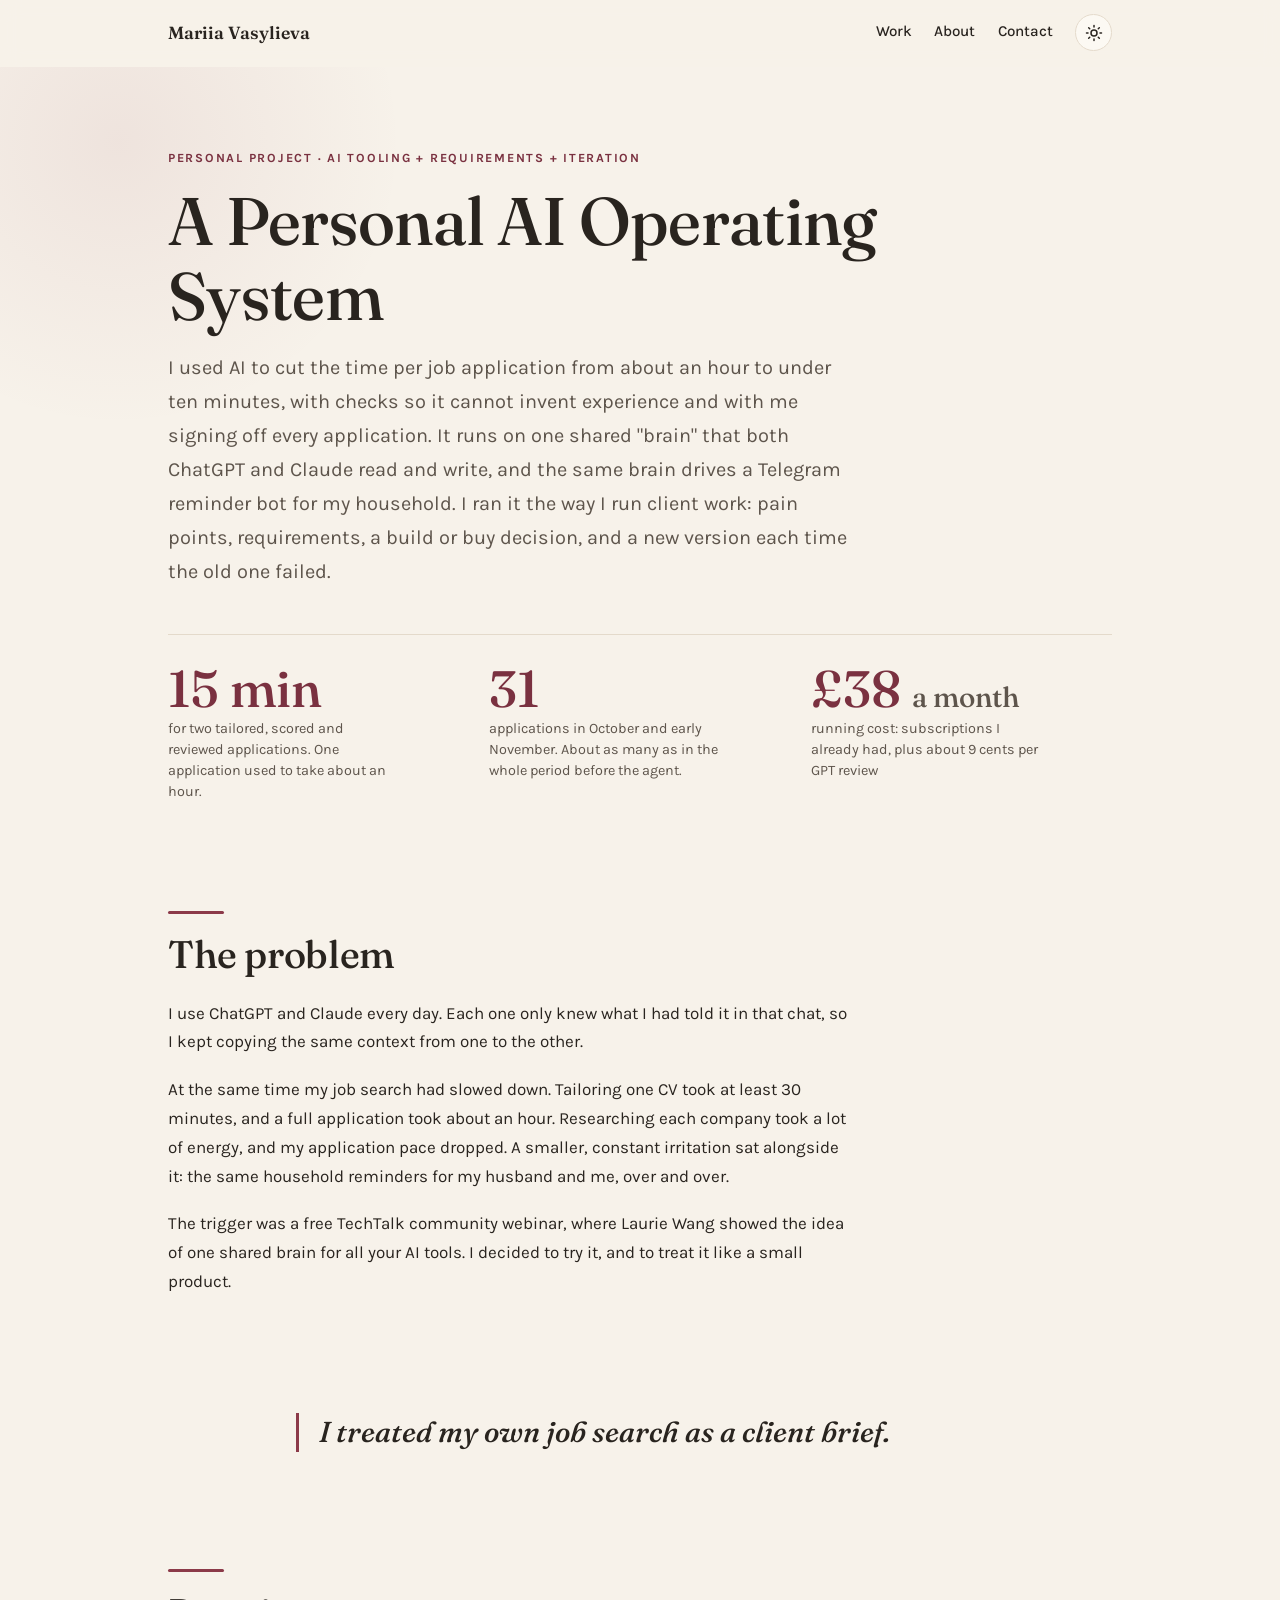
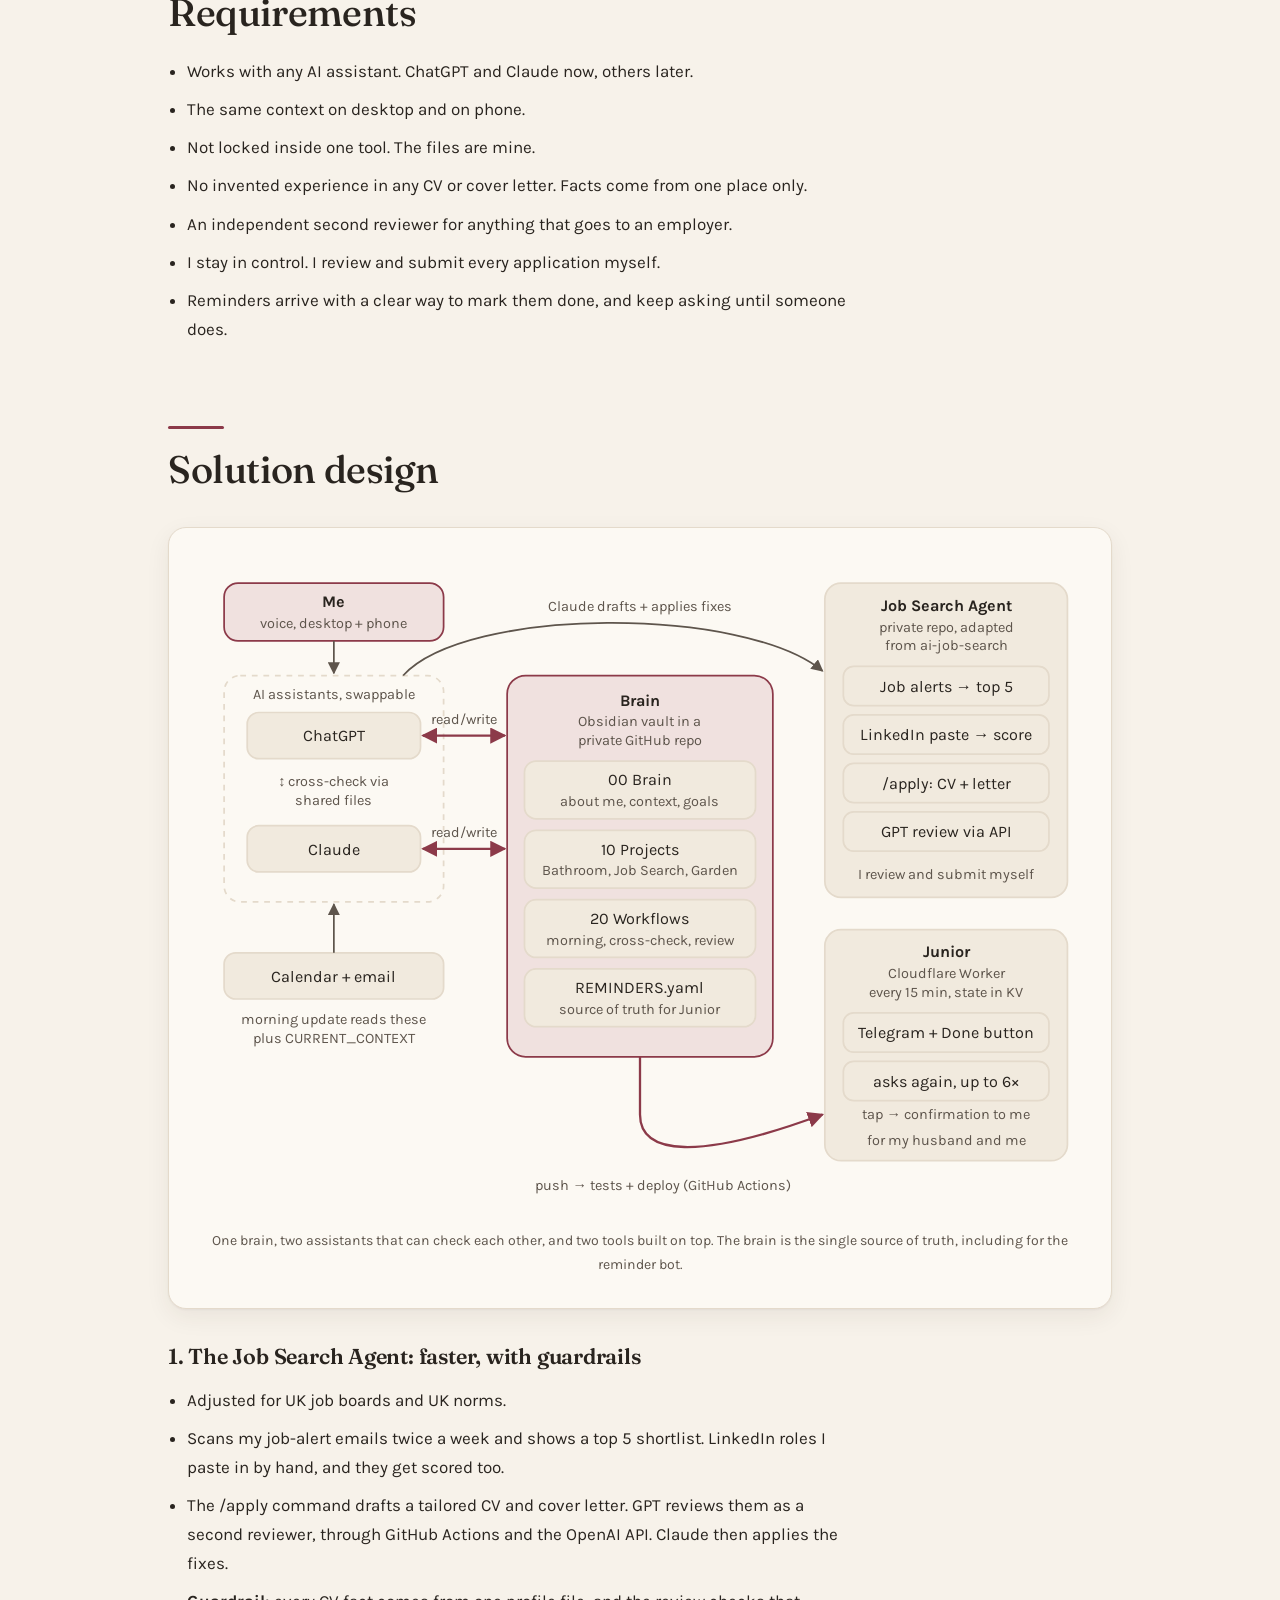
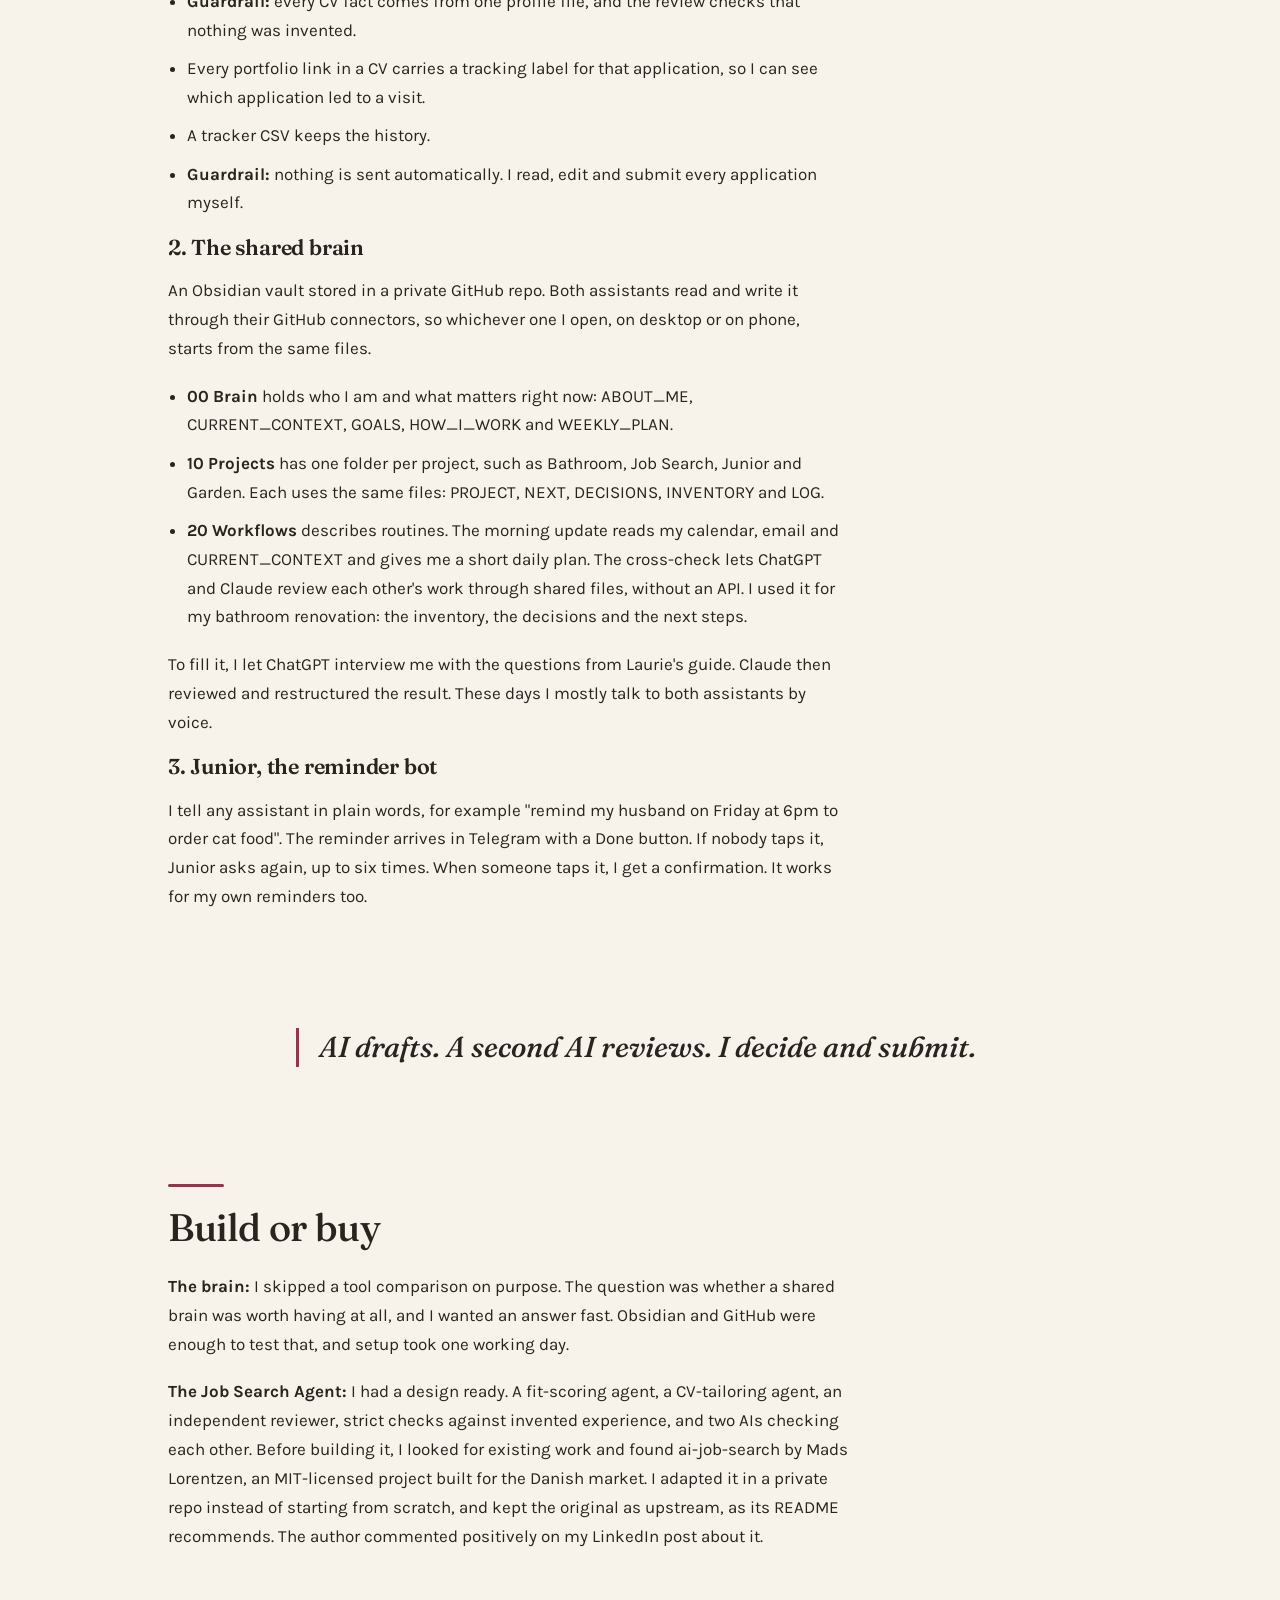
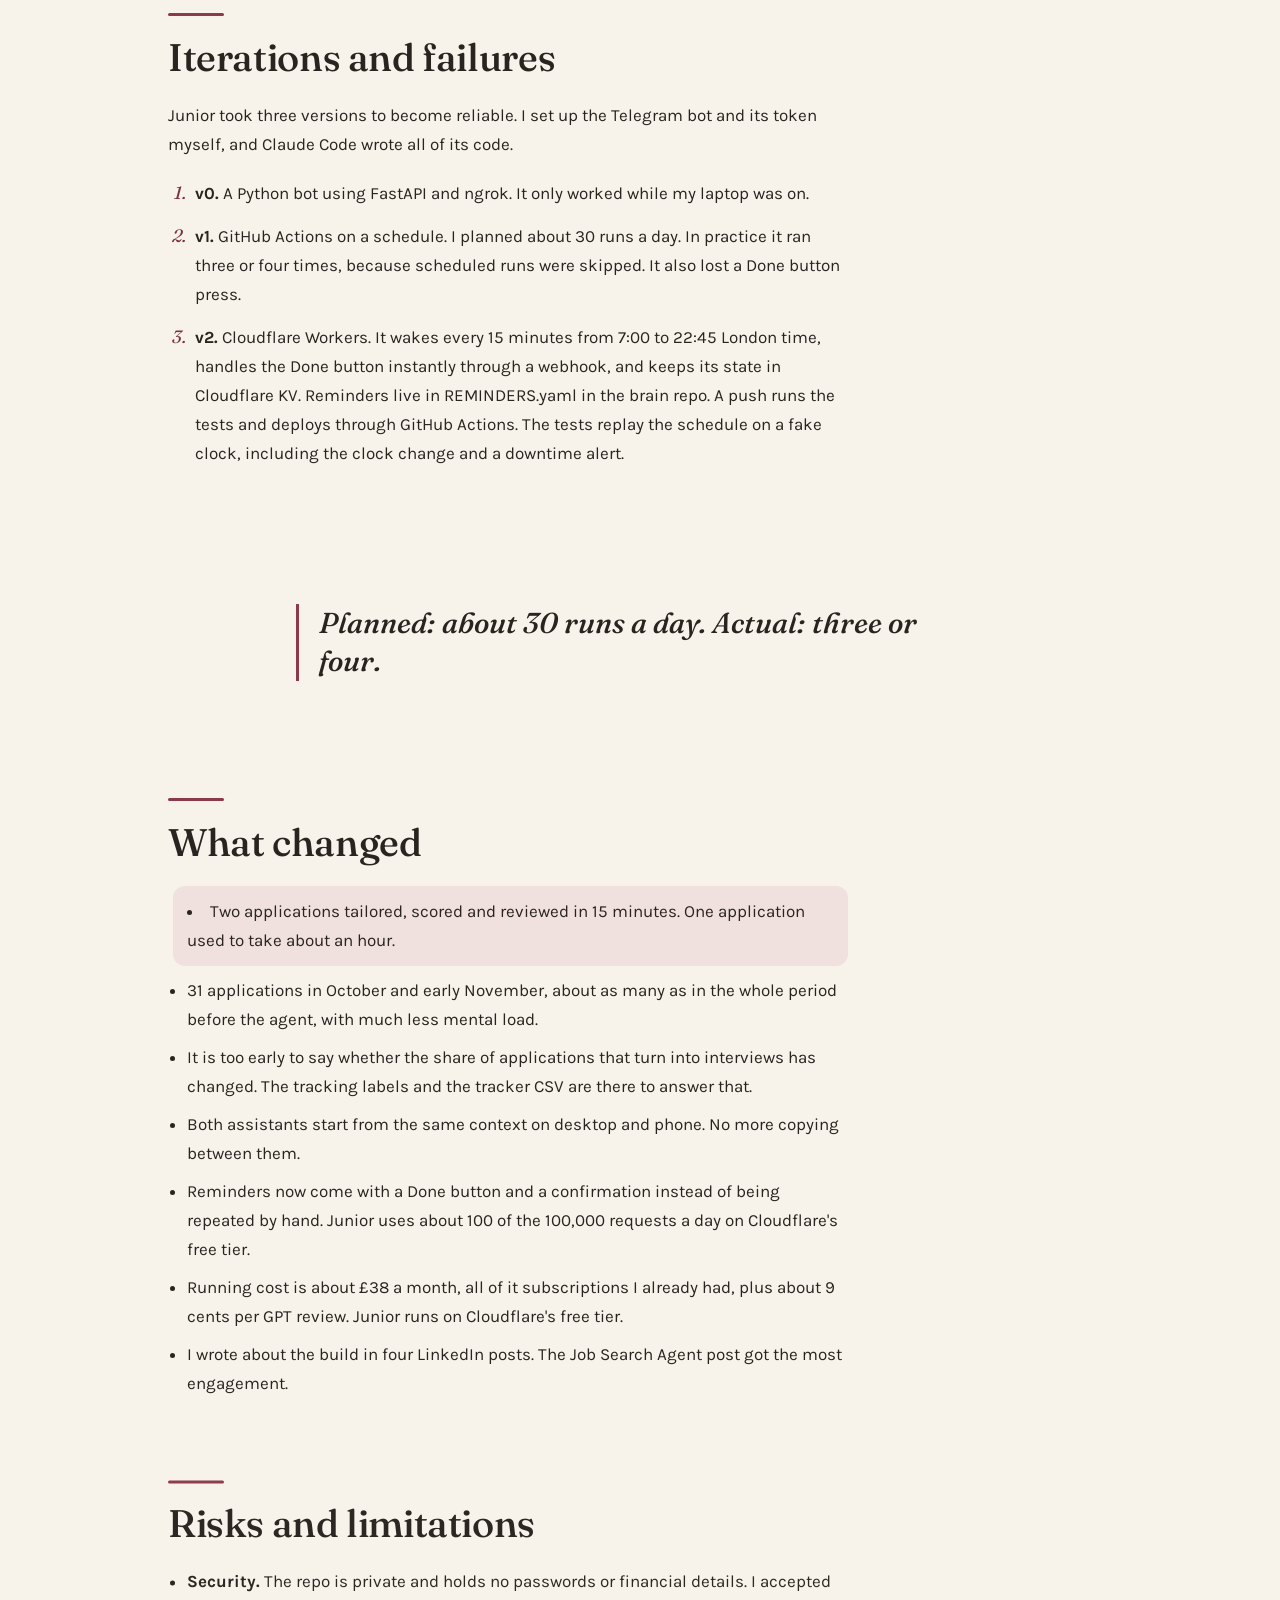
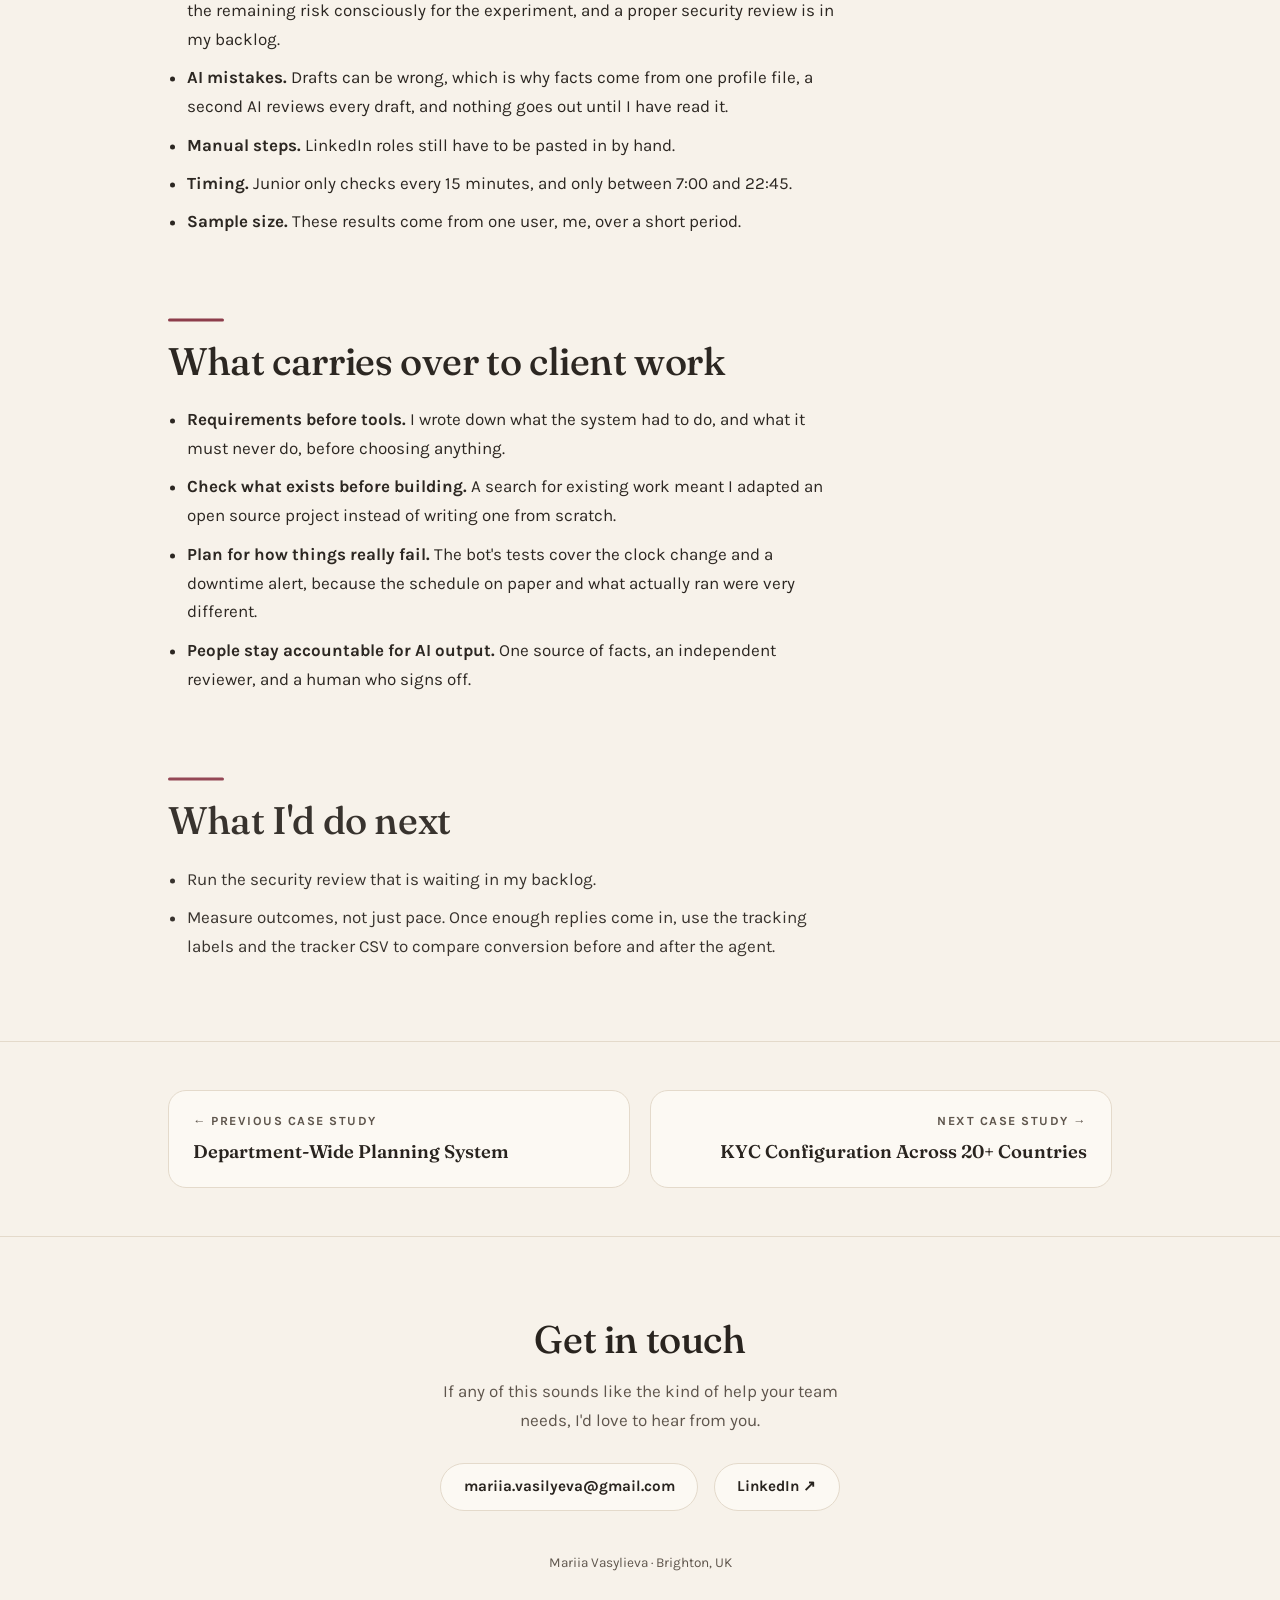
<file: ai-operating-system/index.html>
<!DOCTYPE html>
<html lang="en">
<head>
<meta charset="UTF-8">
<meta name="viewport" content="width=device-width, initial-scale=1.0">
<title>A Personal AI Operating System · Mariia Vasylieva</title>
<meta name="description" content="Case study: a personal AI system on one shared brain for ChatGPT and Claude. Time per job application fell from about an hour to under ten minutes.">
<link rel="preconnect" href="https://fonts.googleapis.com">
<link rel="preconnect" href="https://fonts.gstatic.com" crossorigin>
<link href="https://fonts.googleapis.com/css2?family=Fraunces:ital,opsz,wght@0,9..144,400;0,9..144,500;0,9..144,600;1,9..144,400;1,9..144,500&family=Karla:ital,wght@0,400;0,500;0,700;1,400&display=swap" rel="stylesheet">
<link rel="stylesheet" href="../styles.css">
<script>
(function () {
  try {
    var t = localStorage.getItem('theme');
    if (t === 'dark' || (!t && window.matchMedia('(prefers-color-scheme: dark)').matches)) {
      document.documentElement.setAttribute('data-theme', 'dark');
    }
  } catch (e) {}
})();
</script>
<!-- Analytics. Add your GoatCounter code in js/analytics.js to switch it on. -->
<script src="../js/analytics.js" defer></script>
</head>
<body>
<a class="skip-link" href="#main">Skip to content</a>

<header class="site-header">
  <nav class="nav" aria-label="Main">
    <a class="nav-name" href="../">Mariia&nbsp;Vasylieva</a>
    <div class="nav-links">
      <a href="../#work">Work</a>
      <a href="../#about">About</a>
      <a href="#contact">Contact</a>
      <button class="theme-toggle" id="theme-toggle" type="button" aria-label="Switch to dark mode">
        <svg class="icon-sun" width="18" height="18" viewBox="0 0 24 24" fill="none" stroke="currentColor" stroke-width="2" stroke-linecap="round" aria-hidden="true"><circle cx="12" cy="12" r="4"/><path d="M12 2v2M12 20v2M4.9 4.9l1.4 1.4M17.7 17.7l1.4 1.4M2 12h2M20 12h2M4.9 19.1l1.4-1.4M17.7 6.3l1.4-1.4"/></svg>
        <svg class="icon-moon" width="18" height="18" viewBox="0 0 24 24" fill="none" stroke="currentColor" stroke-width="2" stroke-linecap="round" stroke-linejoin="round" aria-hidden="true"><path d="M21 12.8A9 9 0 1 1 11.2 3a7 7 0 0 0 9.8 9.8z"/></svg>
      </button>
    </div>
  </nav>
</header>

<main id="main">

<section class="case-hero">
  <div class="container" data-stagger>
    <p class="eyebrow">Personal project · AI tooling + requirements + iteration</p>
    <h1>A Personal AI Operating System</h1>
    <p class="case-lede">I used AI to cut the time per job application from about an hour to under ten minutes, with checks so it cannot invent experience and with me signing off every application. It runs on one shared "brain" that both ChatGPT and Claude read and write, and the same brain drives a Telegram reminder bot for my household. I ran it the way I run client work: pain points, requirements, a build or buy decision, and a new version each time the old one failed.</p>
    <div class="glance">
      <div class="stat">
        <span class="stat-number"><span data-count-to="15">15</span> min</span>
        <span class="stat-label">for two tailored, scored and reviewed applications. One application used to take about an hour.</span>
      </div>
      <div class="stat">
        <span class="stat-number"><span data-count-to="31">31</span></span>
        <span class="stat-label">applications in October and early November. About as many as in the whole period before the agent.</span>
      </div>
      <div class="stat">
        <span class="stat-number">£38 <span class="stat-small">a month</span></span>
        <span class="stat-label">running cost: subscriptions I already had, plus about 9 cents per GPT review</span>
      </div>
    </div>
  </div>
</section>

<section class="narrative reveal">
  <div class="container">
    <h2>The problem</h2>
    <div class="prose">
      <p>I use ChatGPT and Claude every day. Each one only knew what I had told it in that chat, so I kept copying the same context from one to the other.</p>
      <p>At the same time my job search had slowed down. Tailoring one CV took at least 30 minutes, and a full application took about an hour. Researching each company took a lot of energy, and my application pace dropped. A smaller, constant irritation sat alongside it: the same household reminders for my husband and me, over and over.</p>
      <p>The trigger was a free TechTalk community webinar, where Laurie Wang showed the idea of one shared brain for all your AI tools. I decided to try it, and to treat it like a small product.</p>
    </div>
  </div>
</section>

<aside class="pull reveal">
  <p>I treated my own job search as a client brief.</p>
</aside>

<section class="narrative reveal">
  <div class="container">
    <h2>Requirements</h2>
    <div class="prose">
      <ul>
        <li>Works with any AI assistant. ChatGPT and Claude now, others later.</li>
        <li>The same context on desktop and on phone.</li>
        <li>Not locked inside one tool. The files are mine.</li>
        <li>No invented experience in any CV or cover letter. Facts come from one place only.</li>
        <li>An independent second reviewer for anything that goes to an employer.</li>
        <li>I stay in control. I review and submit every application myself.</li>
        <li>Reminders arrive with a clear way to mark them done, and keep asking until someone does.</li>
      </ul>
    </div>
  </div>
</section>

<section class="narrative reveal">
  <div class="container">
    <h2>Solution design</h2>

    <figure class="diagram-figure">
      <svg class="diag" viewBox="0 0 760 565" role="img" aria-label="System diagram. I talk by voice to ChatGPT and Claude. Both read and write the brain, a private GitHub repo with Brain, Projects and Workflows folders and a REMINDERS file. A morning update reads my calendar and email. Claude runs the Job Search Agent, which scans job alerts, scores LinkedIn roles, drafts a CV and cover letter, and gets a GPT review; I review and submit. A push to the REMINDERS file runs tests and deploys Junior, a Cloudflare Worker that sends Telegram reminders with a Done button.">
        <defs>
          <marker id="ah" viewBox="0 0 10 10" refX="9" refY="5" markerWidth="7" markerHeight="7" orient="auto-start-reverse">
            <path d="M0 0 L10 5 L0 10 z" style="fill: var(--muted)"/>
          </marker>
          <marker id="aha" viewBox="0 0 10 10" refX="9" refY="5" markerWidth="7" markerHeight="7" orient="auto-start-reverse">
            <path d="M0 0 L10 5 L0 10 z" style="fill: var(--accent)"/>
          </marker>
        </defs>

        <!-- Me -->
        <rect class="node node--accent" x="20" y="20" width="190" height="50" rx="12"/>
        <text class="t-strong" x="115" y="41" text-anchor="middle">Me</text>
        <text class="t-muted" x="115" y="59" text-anchor="middle">voice, desktop + phone</text>
        <path class="edge" d="M115 70 L115 98" marker-end="url(#ah)"/>

        <!-- AI assistants -->
        <rect class="node" x="20" y="100" width="190" height="196" rx="14" style="fill: none; stroke-dasharray: 5 5"/>
        <text class="t-muted" x="115" y="120" text-anchor="middle">AI assistants, swappable</text>
        <rect class="node" x="40" y="132" width="150" height="40" rx="10"/>
        <text x="115" y="157" text-anchor="middle">ChatGPT</text>
        <text class="t-muted" x="115" y="196" text-anchor="middle">↕ cross-check via</text>
        <text class="t-muted" x="115" y="212" text-anchor="middle">shared files</text>
        <rect class="node" x="40" y="230" width="150" height="40" rx="10"/>
        <text x="115" y="255" text-anchor="middle">Claude</text>

        <!-- Calendar + email -->
        <rect class="node" x="20" y="340" width="190" height="40" rx="10"/>
        <text x="115" y="365" text-anchor="middle">Calendar + email</text>
        <path class="edge" d="M115 340 L115 298" marker-end="url(#ah)"/>
        <text class="t-muted" x="115" y="402" text-anchor="middle">morning update reads these</text>
        <text class="t-muted" x="115" y="418" text-anchor="middle">plus CURRENT_CONTEXT</text>

        <!-- AI to brain -->
        <path class="edge edge--accent" d="M192 152 L263 152" marker-start="url(#aha)" marker-end="url(#aha)"/>
        <path class="edge edge--accent" d="M192 250 L263 250" marker-start="url(#aha)" marker-end="url(#aha)"/>
        <text class="t-muted" x="228" y="142" text-anchor="middle">read/write</text>
        <text class="t-muted" x="228" y="240" text-anchor="middle">read/write</text>

        <!-- Brain -->
        <rect class="node node--accent" x="265" y="100" width="230" height="330" rx="16"/>
        <text class="t-strong" x="380" y="126" text-anchor="middle">Brain</text>
        <text class="t-muted" x="380" y="144" text-anchor="middle">Obsidian vault in a</text>
        <text class="t-muted" x="380" y="160" text-anchor="middle">private GitHub repo</text>

        <rect class="node" x="280" y="174" width="200" height="50" rx="10"/>
        <text x="380" y="195" text-anchor="middle">00 Brain</text>
        <text class="t-muted" x="380" y="213" text-anchor="middle">about me, context, goals</text>
        <rect class="node" x="280" y="234" width="200" height="50" rx="10"/>
        <text x="380" y="255" text-anchor="middle">10 Projects</text>
        <text class="t-muted" x="380" y="273" text-anchor="middle">Bathroom, Job Search, Garden</text>
        <rect class="node" x="280" y="294" width="200" height="50" rx="10"/>
        <text x="380" y="315" text-anchor="middle">20 Workflows</text>
        <text class="t-muted" x="380" y="333" text-anchor="middle">morning, cross-check, review</text>
        <rect class="node" x="280" y="354" width="200" height="50" rx="10"/>
        <text x="380" y="375" text-anchor="middle">REMINDERS.yaml</text>
        <text class="t-muted" x="380" y="393" text-anchor="middle">source of truth for Junior</text>

        <!-- Claude runs the Job Search Agent -->
        <path class="edge" d="M175 100 C 230 40, 470 40, 538 96" marker-end="url(#ah)"/>
        <text class="t-muted" x="380" y="44" text-anchor="middle">Claude drafts + applies fixes</text>

        <!-- Job Search Agent -->
        <rect class="node" x="540" y="20" width="210" height="272" rx="14"/>
        <text class="t-strong" x="645" y="44" text-anchor="middle">Job Search Agent</text>
        <text class="t-muted" x="645" y="62" text-anchor="middle">private repo, adapted</text>
        <text class="t-muted" x="645" y="78" text-anchor="middle">from ai-job-search</text>
        <rect class="node" x="556" y="92" width="178" height="34" rx="9"/>
        <text x="645" y="114" text-anchor="middle">Job alerts → top 5</text>
        <rect class="node" x="556" y="134" width="178" height="34" rx="9"/>
        <text x="645" y="156" text-anchor="middle">LinkedIn paste → score</text>
        <rect class="node" x="556" y="176" width="178" height="34" rx="9"/>
        <text x="645" y="198" text-anchor="middle">/apply: CV + letter</text>
        <rect class="node" x="556" y="218" width="178" height="34" rx="9"/>
        <text x="645" y="240" text-anchor="middle">GPT review via API</text>
        <text class="t-muted" x="645" y="276" text-anchor="middle">I review and submit myself</text>

        <!-- Deploy Junior -->
        <path class="edge edge--accent" d="M380 430 L380 480 C 380 515, 430 520, 538 480" marker-end="url(#aha)"/>
        <text class="t-muted" x="400" y="545" text-anchor="middle">push → tests + deploy (GitHub Actions)</text>

        <!-- Junior -->
        <rect class="node" x="540" y="320" width="210" height="200" rx="14"/>
        <text class="t-strong" x="645" y="344" text-anchor="middle">Junior</text>
        <text class="t-muted" x="645" y="362" text-anchor="middle">Cloudflare Worker</text>
        <text class="t-muted" x="645" y="378" text-anchor="middle">every 15 min, state in KV</text>
        <rect class="node" x="556" y="392" width="178" height="34" rx="9"/>
        <text x="645" y="414" text-anchor="middle">Telegram + Done button</text>
        <rect class="node" x="556" y="434" width="178" height="34" rx="9"/>
        <text x="645" y="456" text-anchor="middle">asks again, up to 6×</text>
        <text class="t-muted" x="645" y="484" text-anchor="middle">tap → confirmation to me</text>
        <text class="t-muted" x="645" y="506" text-anchor="middle">for my husband and me</text>
      </svg>
      <figcaption>One brain, two assistants that can check each other, and two tools built on top. The brain is the single source of truth, including for the reminder bot.</figcaption>
    </figure>

    <div class="prose">
      <h3>1. The Job Search Agent: faster, with guardrails</h3>
      <ul>
        <li>Adjusted for UK job boards and UK norms.</li>
        <li>Scans my job-alert emails twice a week and shows a top 5 shortlist. LinkedIn roles I paste in by hand, and they get scored too.</li>
        <li>The /apply command drafts a tailored CV and cover letter. GPT reviews them as a second reviewer, through GitHub Actions and the OpenAI API. Claude then applies the fixes.</li>
        <li><strong>Guardrail:</strong> every CV fact comes from one profile file, and the review checks that nothing was invented.</li>
        <li>Every portfolio link in a CV carries a tracking label for that application, so I can see which application led to a visit.</li>
        <li>A tracker CSV keeps the history.</li>
        <li><strong>Guardrail:</strong> nothing is sent automatically. I read, edit and submit every application myself.</li>
      </ul>

      <h3>2. The shared brain</h3>
      <p>An Obsidian vault stored in a private GitHub repo. Both assistants read and write it through their GitHub connectors, so whichever one I open, on desktop or on phone, starts from the same files.</p>
      <ul>
        <li><strong>00 Brain</strong> holds who I am and what matters right now: ABOUT_ME, CURRENT_CONTEXT, GOALS, HOW_I_WORK and WEEKLY_PLAN.</li>
        <li><strong>10 Projects</strong> has one folder per project, such as Bathroom, Job Search, Junior and Garden. Each uses the same files: PROJECT, NEXT, DECISIONS, INVENTORY and LOG.</li>
        <li><strong>20 Workflows</strong> describes routines. The morning update reads my calendar, email and CURRENT_CONTEXT and gives me a short daily plan. The cross-check lets ChatGPT and Claude review each other's work through shared files, without an API. I used it for my bathroom renovation: the inventory, the decisions and the next steps.</li>
      </ul>
      <p>To fill it, I let ChatGPT interview me with the questions from Laurie's guide. Claude then reviewed and restructured the result. These days I mostly talk to both assistants by voice.</p>

      <h3>3. Junior, the reminder bot</h3>
      <p>I tell any assistant in plain words, for example "remind my husband on Friday at 6pm to order cat food". The reminder arrives in Telegram with a Done button. If nobody taps it, Junior asks again, up to six times. When someone taps it, I get a confirmation. It works for my own reminders too.</p>
    </div>
  </div>
</section>

<aside class="pull reveal">
  <p>AI drafts. A second AI reviews. I decide and submit.</p>
</aside>

<section class="narrative reveal">
  <div class="container">
    <h2>Build or buy</h2>
    <div class="prose">
      <p><strong>The brain:</strong> I skipped a tool comparison on purpose. The question was whether a shared brain was worth having at all, and I wanted an answer fast. Obsidian and GitHub were enough to test that, and setup took one working day.</p>
      <p><strong>The Job Search Agent:</strong> I had a design ready. A fit-scoring agent, a CV-tailoring agent, an independent reviewer, strict checks against invented experience, and two AIs checking each other. Before building it, I looked for existing work and found ai-job-search by Mads Lorentzen, an MIT-licensed project built for the Danish market. I adapted it in a private repo instead of starting from scratch, and kept the original as upstream, as its README recommends. The author commented positively on my LinkedIn post about it.</p>
    </div>
  </div>
</section>

<section class="narrative reveal">
  <div class="container">
    <h2>Iterations and failures</h2>
    <div class="prose">
      <p>Junior took three versions to become reliable. I set up the Telegram bot and its token myself, and Claude Code wrote all of its code.</p>
      <ol class="process">
        <li><strong>v0.</strong> A Python bot using FastAPI and ngrok. It only worked while my laptop was on.</li>
        <li><strong>v1.</strong> GitHub Actions on a schedule. I planned about 30 runs a day. In practice it ran three or four times, because scheduled runs were skipped. It also lost a Done button press.</li>
        <li><strong>v2.</strong> Cloudflare Workers. It wakes every 15 minutes from 7:00 to 22:45 London time, handles the Done button instantly through a webhook, and keeps its state in Cloudflare KV. Reminders live in REMINDERS.yaml in the brain repo. A push runs the tests and deploys through GitHub Actions. The tests replay the schedule on a fake clock, including the clock change and a downtime alert.</li>
      </ol>
    </div>
  </div>
</section>

<aside class="pull reveal">
  <p>Planned: about 30 runs a day. Actual: three or four.</p>
</aside>

<section class="narrative reveal">
  <div class="container">
    <h2>What changed</h2>
    <div class="prose">
      <ul>
        <li class="result-highlight">Two applications tailored, scored and reviewed in 15 minutes. One application used to take about an hour.</li>
        <li>31 applications in October and early November, about as many as in the whole period before the agent, with much less mental load.</li>
        <li>It is too early to say whether the share of applications that turn into interviews has changed. The tracking labels and the tracker CSV are there to answer that.</li>
        <li>Both assistants start from the same context on desktop and phone. No more copying between them.</li>
        <li>Reminders now come with a Done button and a confirmation instead of being repeated by hand. Junior uses about 100 of the 100,000 requests a day on Cloudflare's free tier.</li>
        <li>Running cost is about £38 a month, all of it subscriptions I already had, plus about 9 cents per GPT review. Junior runs on Cloudflare's free tier.</li>
        <li>I wrote about the build in four LinkedIn posts. The Job Search Agent post got the most engagement.</li>
      </ul>
    </div>
  </div>
</section>

<section class="narrative reveal">
  <div class="container">
    <h2>Risks and limitations</h2>
    <div class="prose">
      <ul>
        <li><strong>Security.</strong> The repo is private and holds no passwords or financial details. I accepted the remaining risk consciously for the experiment, and a proper security review is in my backlog.</li>
        <li><strong>AI mistakes.</strong> Drafts can be wrong, which is why facts come from one profile file, a second AI reviews every draft, and nothing goes out until I have read it.</li>
        <li><strong>Manual steps.</strong> LinkedIn roles still have to be pasted in by hand.</li>
        <li><strong>Timing.</strong> Junior only checks every 15 minutes, and only between 7:00 and 22:45.</li>
        <li><strong>Sample size.</strong> These results come from one user, me, over a short period.</li>
      </ul>
    </div>
  </div>
</section>

<section class="narrative reveal">
  <div class="container">
    <h2>What carries over to client work</h2>
    <div class="prose">
      <ul>
        <li><strong>Requirements before tools.</strong> I wrote down what the system had to do, and what it must never do, before choosing anything.</li>
        <li><strong>Check what exists before building.</strong> A search for existing work meant I adapted an open source project instead of writing one from scratch.</li>
        <li><strong>Plan for how things really fail.</strong> The bot's tests cover the clock change and a downtime alert, because the schedule on paper and what actually ran were very different.</li>
        <li><strong>People stay accountable for AI output.</strong> One source of facts, an independent reviewer, and a human who signs off.</li>
      </ul>
    </div>
  </div>
</section>

<section class="narrative reveal">
  <div class="container">
    <h2>What I'd do next</h2>
    <div class="prose">
      <ul>
        <li>Run the security review that is waiting in my backlog.</li>
        <li>Measure outcomes, not just pace. Once enough replies come in, use the tracking labels and the tracker CSV to compare conversion before and after the agent.</li>
      </ul>
    </div>
  </div>
</section>

<nav class="pager" aria-label="Case study navigation">
  <div class="container pager-grid">
    <a class="prev" href="../planning-system/">
      <span class="dir">← Previous case study</span>
      <span class="dest">Department-Wide Planning System</span>
    </a>
    <a class="next" href="../kyc-configuration/">
      <span class="dir">Next case study →</span>
      <span class="dest">KYC Configuration Across 20+ Countries</span>
    </a>
  </div>
</nav>

</main>

<footer class="site-footer" id="contact" aria-labelledby="contact-heading">
  <div class="container">
    <h2 id="contact-heading">Get in touch</h2>
    <p class="footer-line">If any of this sounds like the kind of help your team needs, I'd love to hear from you.</p>
    <div class="contact-links">
      <a href="mailto:mariia.vasilyeva@gmail.com">mariia.vasilyeva@gmail.com</a>
      <a href="https://www.linkedin.com/in/mariia-vasylieva/" target="_blank" rel="noopener">LinkedIn&nbsp;↗</a>
    </div>
    <p class="footer-meta">Mariia Vasylieva · Brighton, UK</p>
  </div>
</footer>

<script src="../js/vendor/gsap.min.js"></script>
<script src="../js/vendor/ScrollTrigger.min.js"></script>
<script src="../js/vendor/lenis.min.js"></script>
<script src="../js/main.js"></script>
</body>
</html>
</file>
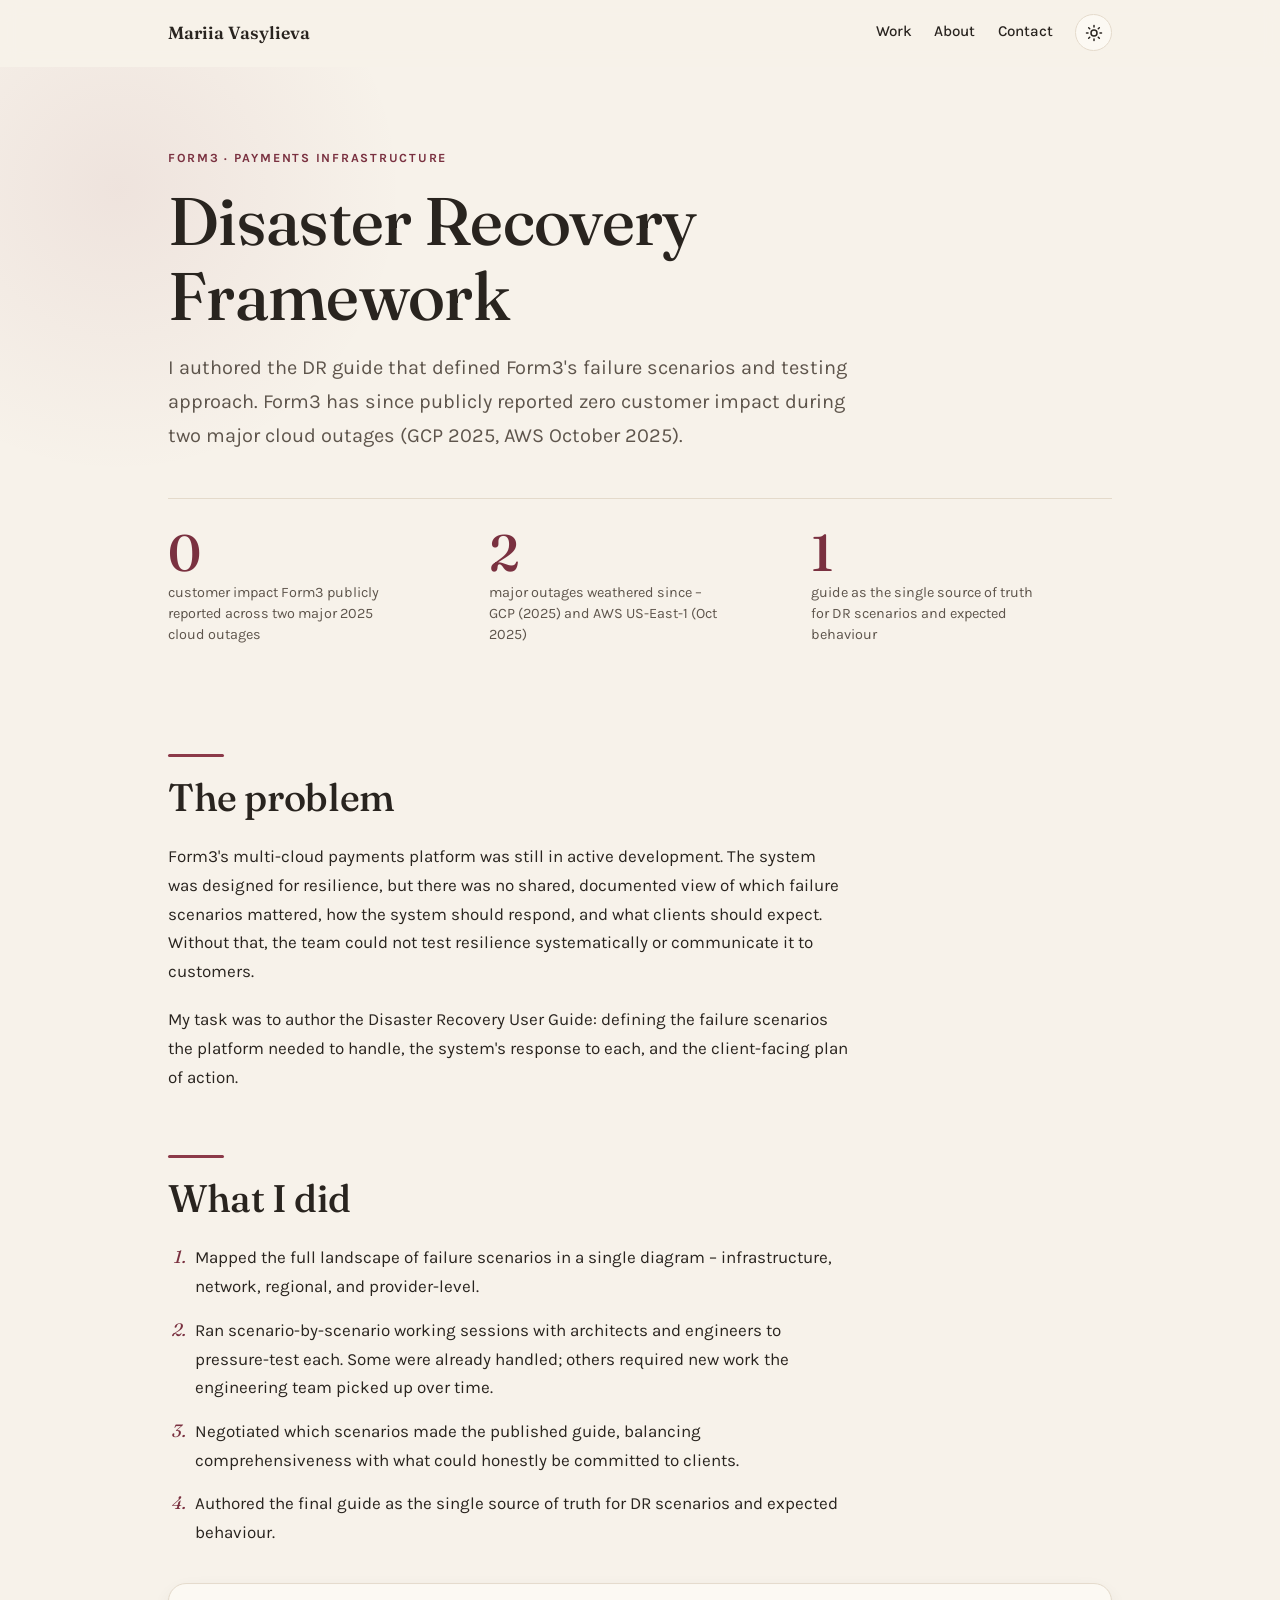
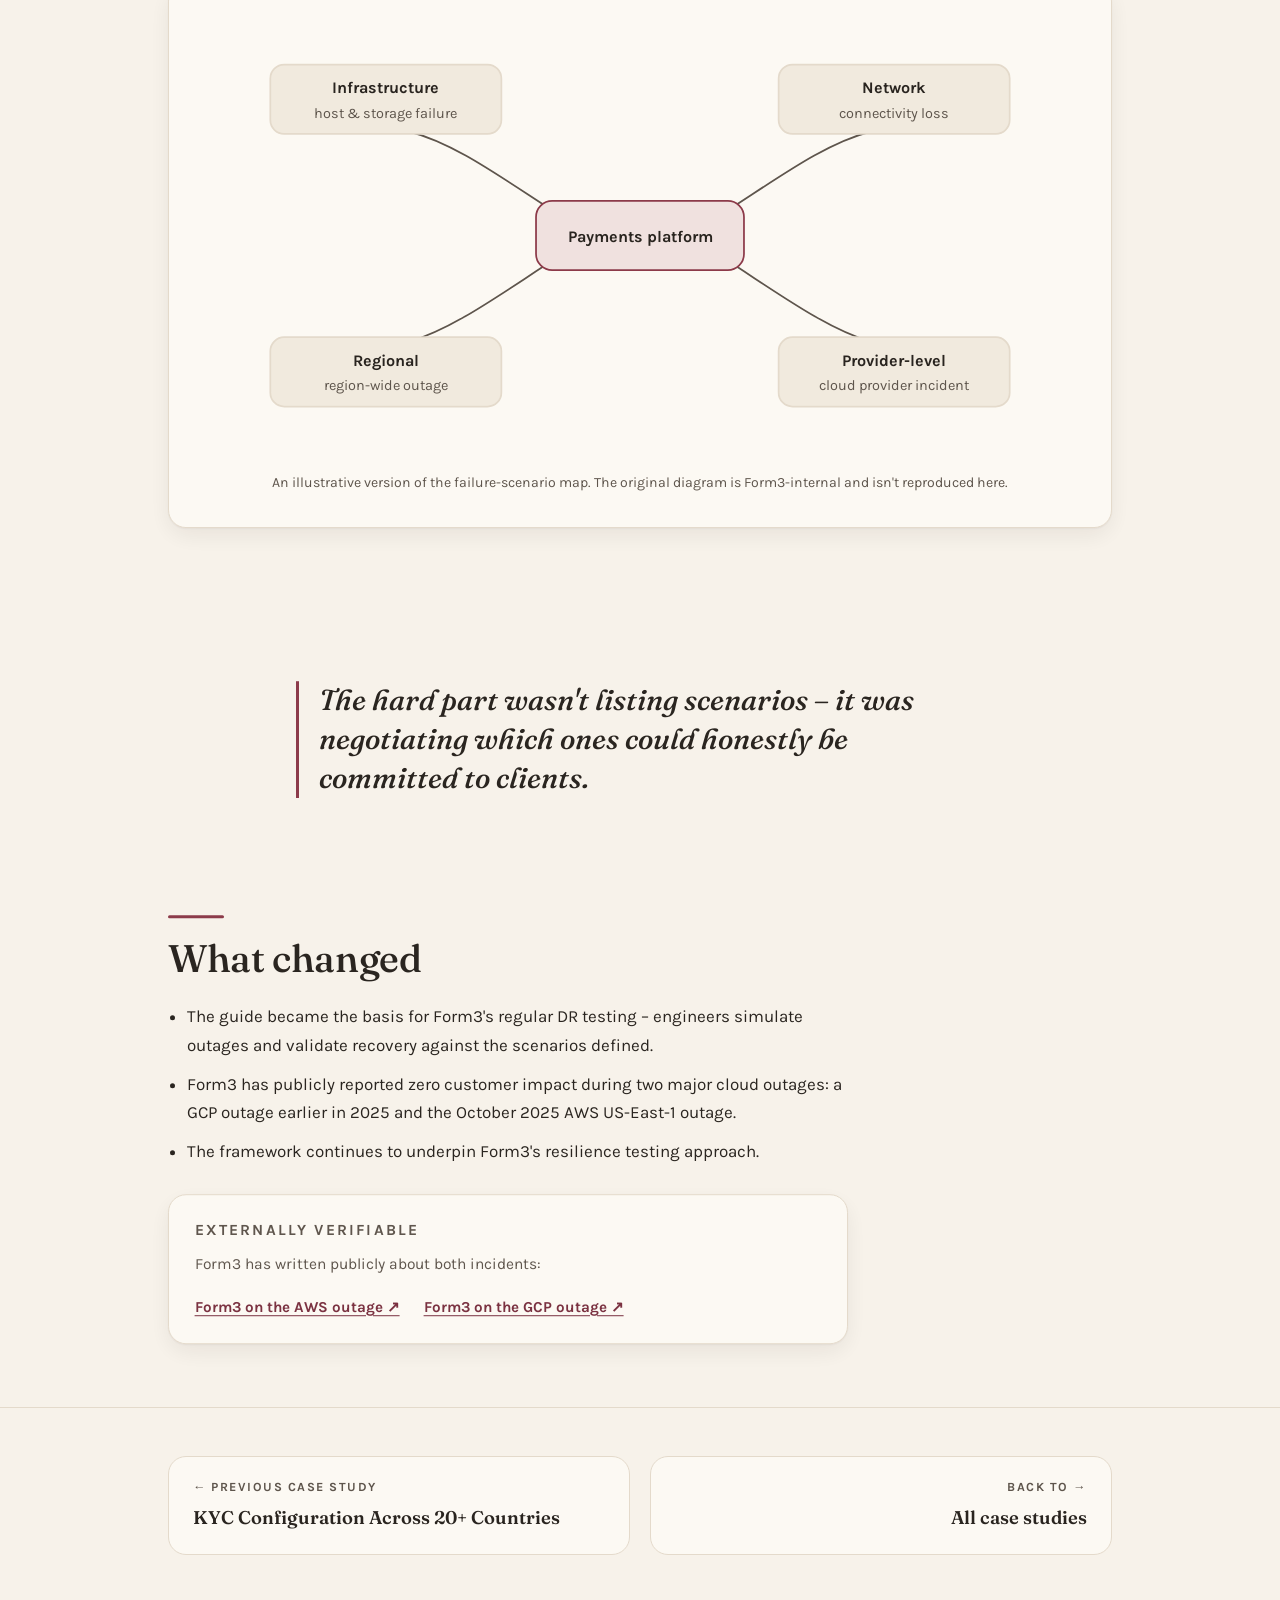
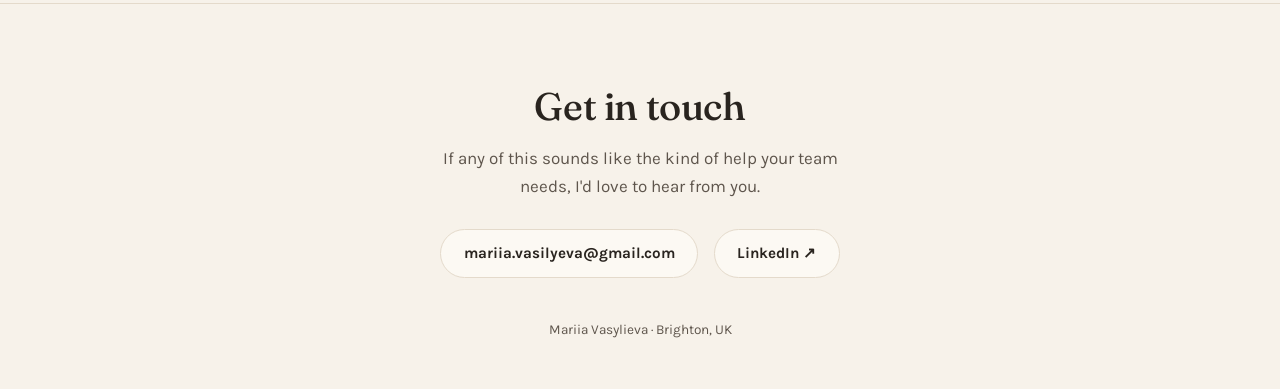
<file: disaster-recovery/index.html>
<!DOCTYPE html>
<html lang="en">
<head>
<meta charset="UTF-8">
<meta name="viewport" content="width=device-width, initial-scale=1.0">
<title>Disaster Recovery Framework · Mariia Vasylieva</title>
<meta name="description" content="Case study: authoring the DR guide that defined Form3's failure scenarios and resilience testing approach.">
<link rel="preconnect" href="https://fonts.googleapis.com">
<link rel="preconnect" href="https://fonts.gstatic.com" crossorigin>
<link href="https://fonts.googleapis.com/css2?family=Fraunces:ital,opsz,wght@0,9..144,400;0,9..144,500;0,9..144,600;1,9..144,400;1,9..144,500&family=Karla:ital,wght@0,400;0,500;0,700;1,400&display=swap" rel="stylesheet">
<link rel="stylesheet" href="../styles.css">
<script>
(function () {
  try {
    var t = localStorage.getItem('theme');
    if (t === 'dark' || (!t && window.matchMedia('(prefers-color-scheme: dark)').matches)) {
      document.documentElement.setAttribute('data-theme', 'dark');
    }
  } catch (e) {}
})();
</script>
<!-- Analytics. Add your GoatCounter code in js/analytics.js to switch it on. -->
<script src="../js/analytics.js" defer></script>
</head>
<body>
<a class="skip-link" href="#main">Skip to content</a>

<header class="site-header">
  <nav class="nav" aria-label="Main">
    <a class="nav-name" href="../">Mariia&nbsp;Vasylieva</a>
    <div class="nav-links">
      <a href="../#work">Work</a>
      <a href="../#about">About</a>
      <a href="#contact">Contact</a>
      <button class="theme-toggle" id="theme-toggle" type="button" aria-label="Switch to dark mode">
        <svg class="icon-sun" width="18" height="18" viewBox="0 0 24 24" fill="none" stroke="currentColor" stroke-width="2" stroke-linecap="round" aria-hidden="true"><circle cx="12" cy="12" r="4"/><path d="M12 2v2M12 20v2M4.9 4.9l1.4 1.4M17.7 17.7l1.4 1.4M2 12h2M20 12h2M4.9 19.1l1.4-1.4M17.7 6.3l1.4-1.4"/></svg>
        <svg class="icon-moon" width="18" height="18" viewBox="0 0 24 24" fill="none" stroke="currentColor" stroke-width="2" stroke-linecap="round" stroke-linejoin="round" aria-hidden="true"><path d="M21 12.8A9 9 0 1 1 11.2 3a7 7 0 0 0 9.8 9.8z"/></svg>
      </button>
    </div>
  </nav>
</header>

<main id="main">

<section class="case-hero">
  <div class="container" data-stagger>
    <p class="eyebrow">Form3 · Payments infrastructure</p>
    <h1>Disaster Recovery Framework</h1>
    <p class="case-lede">I authored the DR guide that defined Form3's failure scenarios and testing approach. Form3 has since publicly reported zero customer impact during two major cloud outages (GCP 2025, AWS October 2025).</p>
    <div class="glance">
      <div class="stat">
        <span class="stat-number">0</span>
        <span class="stat-label">customer impact Form3 publicly reported across two major 2025 cloud outages</span>
      </div>
      <div class="stat">
        <span class="stat-number"><span data-count-to="2">2</span></span>
        <span class="stat-label">major outages weathered since – GCP (2025) and AWS US-East-1 (Oct 2025)</span>
      </div>
      <div class="stat">
        <span class="stat-number">1</span>
        <span class="stat-label">guide as the single source of truth for DR scenarios and expected behaviour</span>
      </div>
    </div>
  </div>
</section>

<section class="narrative reveal">
  <div class="container">
    <h2>The problem</h2>
    <div class="prose">
      <p>Form3's multi-cloud payments platform was still in active development. The system was designed for resilience, but there was no shared, documented view of which failure scenarios mattered, how the system should respond, and what clients should expect. Without that, the team could not test resilience systematically or communicate it to customers.</p>
      <p>My task was to author the Disaster Recovery User Guide: defining the failure scenarios the platform needed to handle, the system's response to each, and the client-facing plan of action.</p>
    </div>
  </div>
</section>

<section class="narrative reveal">
  <div class="container">
    <h2>What I did</h2>
    <div class="prose">
      <ol class="process">
        <li>Mapped the full landscape of failure scenarios in a single diagram – infrastructure, network, regional, and provider-level.</li>
        <li>Ran scenario-by-scenario working sessions with architects and engineers to pressure-test each. Some were already handled; others required new work the engineering team picked up over time.</li>
        <li>Negotiated which scenarios made the published guide, balancing comprehensiveness with what could honestly be committed to clients.</li>
        <li>Authored the final guide as the single source of truth for DR scenarios and expected behaviour.</li>
      </ol>
    </div>

    <figure class="diagram-figure">
      <svg class="diag" viewBox="0 0 760 380" role="img" aria-label="Failure scenario map: a central payments platform connected to four scenario categories – infrastructure, network, regional, and provider-level">
        <path class="edge draw" pathLength="1" d="M310 172 C 260 140, 220 110, 180 100"/>
        <path class="edge draw" pathLength="1" d="M450 172 C 500 140, 540 110, 580 100"/>
        <path class="edge draw" pathLength="1" d="M310 208 C 260 240, 220 270, 180 282"/>
        <path class="edge draw" pathLength="1" d="M450 208 C 500 240, 540 270, 580 282"/>

        <rect class="node node--accent" x="290" y="160" width="180" height="60" rx="14"/>
        <text class="t-strong" x="380" y="196" text-anchor="middle">Payments platform</text>

        <rect class="node" x="60" y="42" width="200" height="60" rx="12"/>
        <text class="t-strong" x="160" y="67" text-anchor="middle">Infrastructure</text>
        <text class="t-muted" x="160" y="88" text-anchor="middle">host &amp; storage failure</text>

        <rect class="node" x="500" y="42" width="200" height="60" rx="12"/>
        <text class="t-strong" x="600" y="67" text-anchor="middle">Network</text>
        <text class="t-muted" x="600" y="88" text-anchor="middle">connectivity loss</text>

        <rect class="node" x="60" y="278" width="200" height="60" rx="12"/>
        <text class="t-strong" x="160" y="303" text-anchor="middle">Regional</text>
        <text class="t-muted" x="160" y="324" text-anchor="middle">region-wide outage</text>

        <rect class="node" x="500" y="278" width="200" height="60" rx="12"/>
        <text class="t-strong" x="600" y="303" text-anchor="middle">Provider-level</text>
        <text class="t-muted" x="600" y="324" text-anchor="middle">cloud provider incident</text>
      </svg>
      <figcaption>An illustrative version of the failure-scenario map. The original diagram is Form3-internal and isn't reproduced here.</figcaption>
    </figure>
  </div>
</section>

<aside class="pull reveal">
  <p>The hard part wasn't listing scenarios – it was negotiating which ones could honestly be committed to clients.</p>
</aside>

<section class="narrative reveal">
  <div class="container">
    <h2>What changed</h2>
    <div class="prose">
      <ul>
        <li>The guide became the basis for Form3's regular DR testing – engineers simulate outages and validate recovery against the scenarios defined.</li>
        <li>Form3 has publicly reported zero customer impact during two major cloud outages: a GCP outage earlier in 2025 and the October 2025 AWS US-East-1 outage.</li>
        <li>The framework continues to underpin Form3's resilience testing approach.</li>
      </ul>
    </div>
    <div class="proof">
      <p class="proof-label">Externally verifiable</p>
      <p>Form3 has written publicly about both incidents:</p>
      <div class="proof-links">
        <a href="https://www.form3.tech/news/payment-insights/built-for-the-unexpected-form3s-architecture-remains-resilient-amidst-aws-outage" target="_blank" rel="noopener">Form3 on the AWS outage&nbsp;↗</a>
        <a href="https://www.form3.tech/news/payment-insights/gcp" target="_blank" rel="noopener">Form3 on the GCP outage&nbsp;↗</a>
      </div>
    </div>
  </div>
</section>

<nav class="pager" aria-label="Case study navigation">
  <div class="container pager-grid">
    <a class="prev" href="../kyc-configuration/">
      <span class="dir">← Previous case study</span>
      <span class="dest">KYC Configuration Across 20+ Countries</span>
    </a>
    <a class="next" href="../#work">
      <span class="dir">Back to →</span>
      <span class="dest">All case studies</span>
    </a>
  </div>
</nav>

</main>

<footer class="site-footer" id="contact" aria-labelledby="contact-heading">
  <div class="container">
    <h2 id="contact-heading">Get in touch</h2>
    <p class="footer-line">If any of this sounds like the kind of help your team needs, I'd love to hear from you.</p>
    <div class="contact-links">
      <a href="mailto:mariia.vasilyeva@gmail.com">mariia.vasilyeva@gmail.com</a>
      <a href="https://www.linkedin.com/in/mariia-vasylieva/" target="_blank" rel="noopener">LinkedIn&nbsp;↗</a>
    </div>
    <p class="footer-meta">Mariia Vasylieva · Brighton, UK</p>
  </div>
</footer>

<script src="../js/vendor/gsap.min.js"></script>
<script src="../js/vendor/ScrollTrigger.min.js"></script>
<script src="../js/vendor/lenis.min.js"></script>
<script src="../js/main.js"></script>
</body>
</html>
</file>
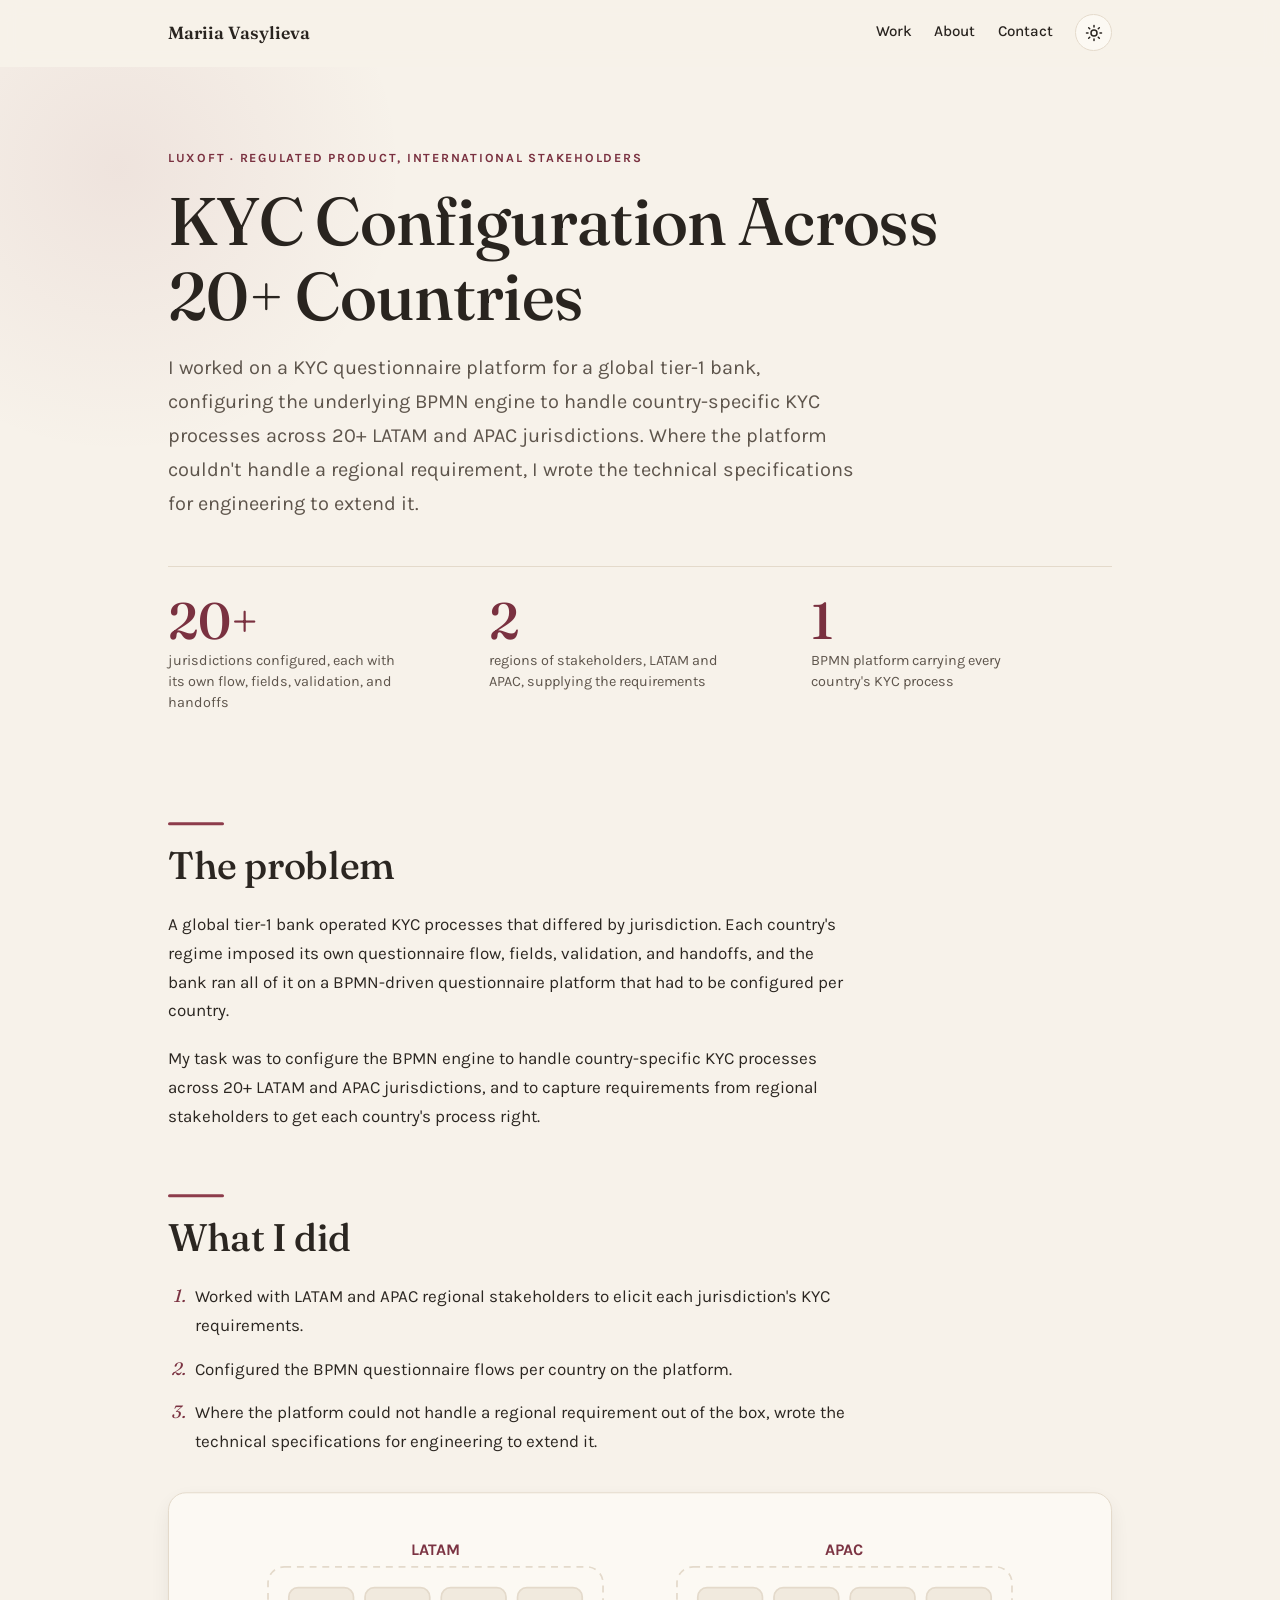
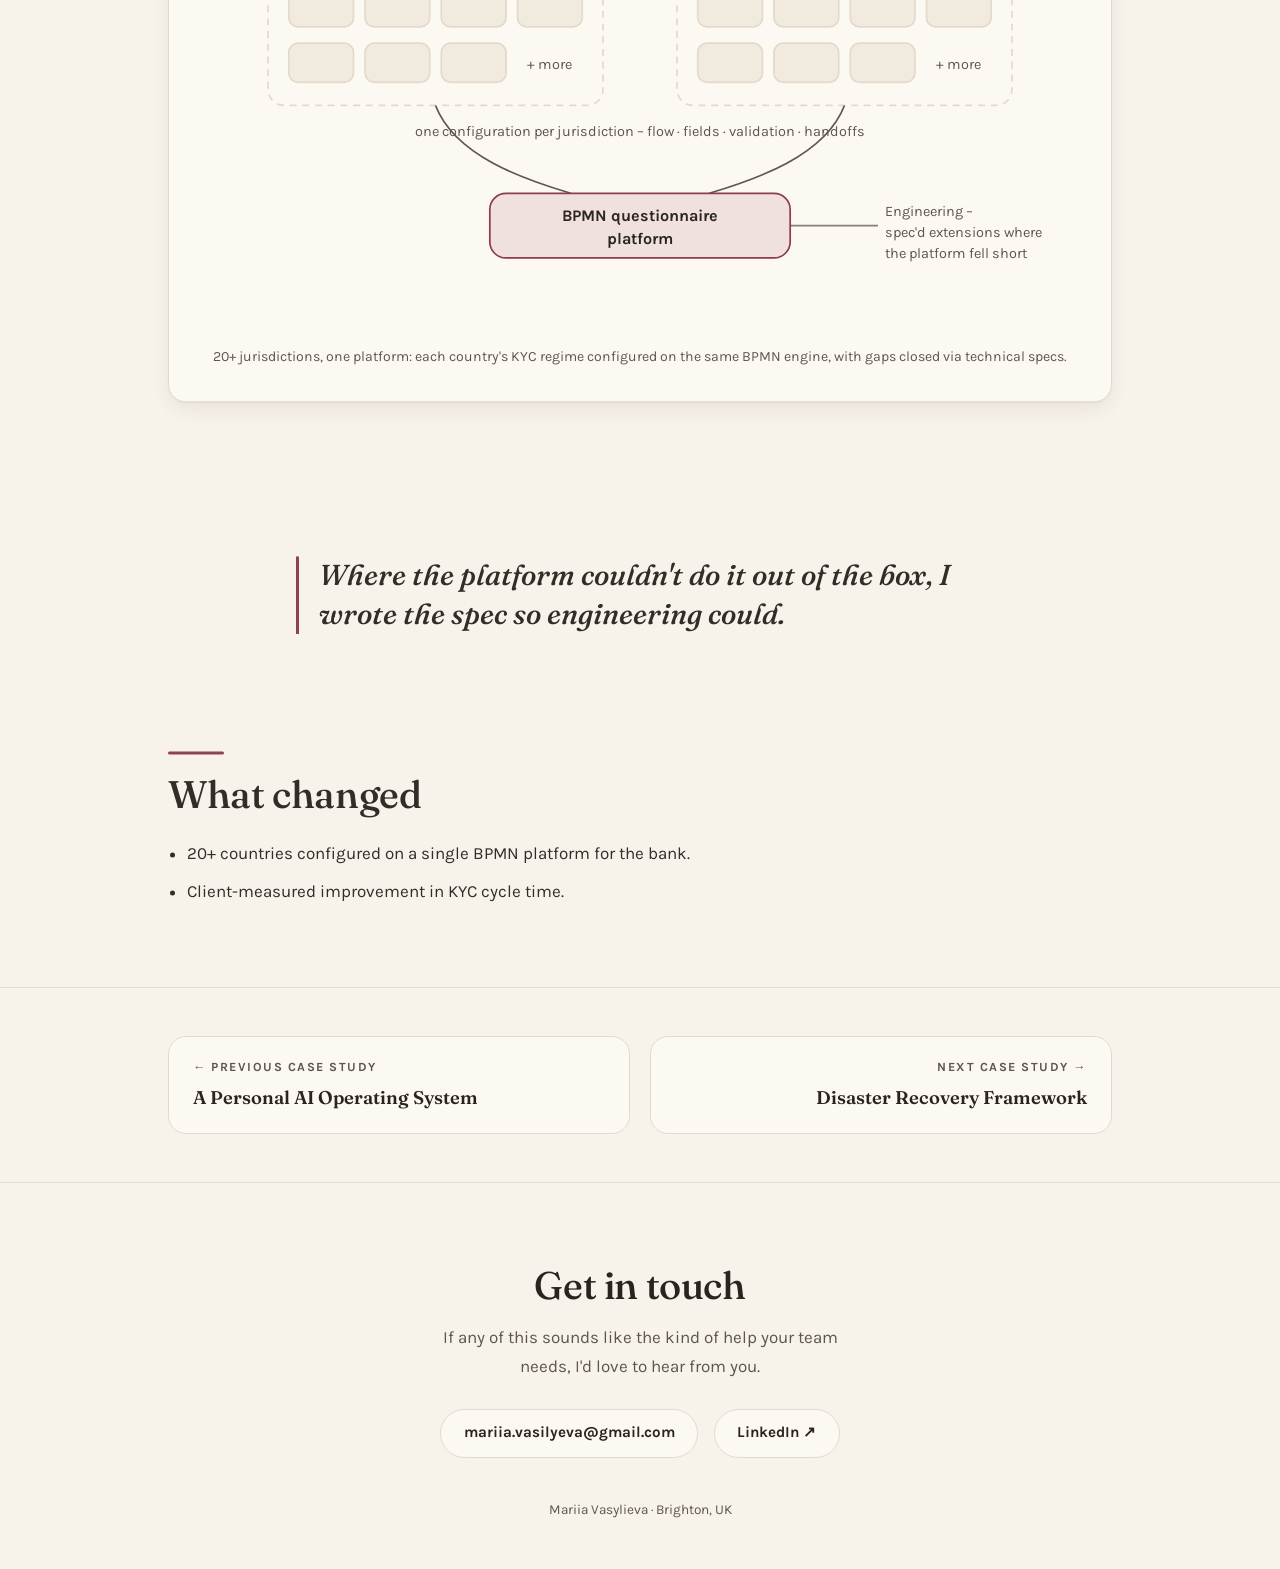
<file: kyc-configuration/index.html>
<!DOCTYPE html>
<html lang="en">
<head>
<meta charset="UTF-8">
<meta name="viewport" content="width=device-width, initial-scale=1.0">
<title>KYC Configuration Across 20+ Countries · Mariia Vasylieva</title>
<meta name="description" content="Case study: configuring a BPMN-driven KYC questionnaire platform across 20+ LATAM and APAC jurisdictions for a global tier-1 bank.">
<link rel="preconnect" href="https://fonts.googleapis.com">
<link rel="preconnect" href="https://fonts.gstatic.com" crossorigin>
<link href="https://fonts.googleapis.com/css2?family=Fraunces:ital,opsz,wght@0,9..144,400;0,9..144,500;0,9..144,600;1,9..144,400;1,9..144,500&family=Karla:ital,wght@0,400;0,500;0,700;1,400&display=swap" rel="stylesheet">
<link rel="stylesheet" href="../styles.css">
<script>
(function () {
  try {
    var t = localStorage.getItem('theme');
    if (t === 'dark' || (!t && window.matchMedia('(prefers-color-scheme: dark)').matches)) {
      document.documentElement.setAttribute('data-theme', 'dark');
    }
  } catch (e) {}
})();
</script>
<!-- Analytics. Add your GoatCounter code in js/analytics.js to switch it on. -->
<script src="../js/analytics.js" defer></script>
</head>
<body>
<a class="skip-link" href="#main">Skip to content</a>

<header class="site-header">
  <nav class="nav" aria-label="Main">
    <a class="nav-name" href="../">Mariia&nbsp;Vasylieva</a>
    <div class="nav-links">
      <a href="../#work">Work</a>
      <a href="../#about">About</a>
      <a href="#contact">Contact</a>
      <button class="theme-toggle" id="theme-toggle" type="button" aria-label="Switch to dark mode">
        <svg class="icon-sun" width="18" height="18" viewBox="0 0 24 24" fill="none" stroke="currentColor" stroke-width="2" stroke-linecap="round" aria-hidden="true"><circle cx="12" cy="12" r="4"/><path d="M12 2v2M12 20v2M4.9 4.9l1.4 1.4M17.7 17.7l1.4 1.4M2 12h2M20 12h2M4.9 19.1l1.4-1.4M17.7 6.3l1.4-1.4"/></svg>
        <svg class="icon-moon" width="18" height="18" viewBox="0 0 24 24" fill="none" stroke="currentColor" stroke-width="2" stroke-linecap="round" stroke-linejoin="round" aria-hidden="true"><path d="M21 12.8A9 9 0 1 1 11.2 3a7 7 0 0 0 9.8 9.8z"/></svg>
      </button>
    </div>
  </nav>
</header>

<main id="main">

<section class="case-hero">
  <div class="container" data-stagger>
    <p class="eyebrow">Luxoft · Regulated product, international stakeholders</p>
    <h1>KYC Configuration Across 20+ Countries</h1>
    <p class="case-lede">I worked on a KYC questionnaire platform for a global tier-1 bank, configuring the underlying BPMN engine to handle country-specific KYC processes across 20+ LATAM and APAC jurisdictions. Where the platform couldn't handle a regional requirement, I wrote the technical specifications for engineering to extend it.</p>
    <div class="glance">
      <div class="stat">
        <span class="stat-number"><span data-count-to="20" data-count-suffix="+">20+</span></span>
        <span class="stat-label">jurisdictions configured, each with its own flow, fields, validation, and handoffs</span>
      </div>
      <div class="stat">
        <span class="stat-number"><span data-count-to="2">2</span></span>
        <span class="stat-label">regions of stakeholders, LATAM and APAC, supplying the requirements</span>
      </div>
      <div class="stat">
        <span class="stat-number">1</span>
        <span class="stat-label">BPMN platform carrying every country's KYC process</span>
      </div>
    </div>
  </div>
</section>

<section class="narrative reveal">
  <div class="container">
    <h2>The problem</h2>
    <div class="prose">
      <p>A global tier-1 bank operated KYC processes that differed by jurisdiction. Each country's regime imposed its own questionnaire flow, fields, validation, and handoffs, and the bank ran all of it on a BPMN-driven questionnaire platform that had to be configured per country.</p>
      <p>My task was to configure the BPMN engine to handle country-specific KYC processes across 20+ LATAM and APAC jurisdictions, and to capture requirements from regional stakeholders to get each country's process right.</p>
    </div>
  </div>
</section>

<section class="narrative reveal">
  <div class="container">
    <h2>What I did</h2>
    <div class="prose">
      <ol class="process">
        <li>Worked with LATAM and APAC regional stakeholders to elicit each jurisdiction's KYC requirements.</li>
        <li>Configured the BPMN questionnaire flows per country on the platform.</li>
        <li>Where the platform could not handle a regional requirement out of the box, wrote the technical specifications for engineering to extend it.</li>
      </ol>
    </div>

    <figure class="diagram-figure">
      <svg class="diag" viewBox="0 0 760 350" role="img" aria-label="Diagram: two clusters of jurisdictions, LATAM and APAC, each configured onto a single BPMN questionnaire platform, with technical specifications going to engineering where the platform needed extending">
        <rect x="58" y="36" width="290" height="120" rx="14" fill="none" stroke="var(--line)" stroke-width="1.5" stroke-dasharray="6 5"/>
        <text class="t-accent" x="203" y="26" text-anchor="middle">LATAM</text>
        <g>
          <rect class="node" x="76" y="54" width="56" height="34" rx="8"/>
          <rect class="node" x="142" y="54" width="56" height="34" rx="8"/>
          <rect class="node" x="208" y="54" width="56" height="34" rx="8"/>
          <rect class="node" x="274" y="54" width="56" height="34" rx="8"/>
          <rect class="node" x="76" y="102" width="56" height="34" rx="8"/>
          <rect class="node" x="142" y="102" width="56" height="34" rx="8"/>
          <rect class="node" x="208" y="102" width="56" height="34" rx="8"/>
          <text class="t-muted" x="302" y="124" text-anchor="middle">+ more</text>
        </g>

        <rect x="412" y="36" width="290" height="120" rx="14" fill="none" stroke="var(--line)" stroke-width="1.5" stroke-dasharray="6 5"/>
        <text class="t-accent" x="557" y="26" text-anchor="middle">APAC</text>
        <g>
          <rect class="node" x="430" y="54" width="56" height="34" rx="8"/>
          <rect class="node" x="496" y="54" width="56" height="34" rx="8"/>
          <rect class="node" x="562" y="54" width="56" height="34" rx="8"/>
          <rect class="node" x="628" y="54" width="56" height="34" rx="8"/>
          <rect class="node" x="430" y="102" width="56" height="34" rx="8"/>
          <rect class="node" x="496" y="102" width="56" height="34" rx="8"/>
          <rect class="node" x="562" y="102" width="56" height="34" rx="8"/>
          <text class="t-muted" x="656" y="124" text-anchor="middle">+ more</text>
        </g>

        <text class="t-muted" x="380" y="182" text-anchor="middle">one configuration per jurisdiction – flow · fields · validation · handoffs</text>

        <path class="edge draw" pathLength="1" d="M203 156 C 220 200, 280 220, 320 232"/>
        <path class="edge draw" pathLength="1" d="M557 156 C 540 200, 480 220, 440 232"/>

        <rect class="node node--accent" x="250" y="232" width="260" height="56" rx="14"/>
        <text class="t-strong" x="380" y="256" text-anchor="middle">BPMN questionnaire</text>
        <text class="t-strong" x="380" y="276" text-anchor="middle">platform</text>

        <path class="edge edge--chaos draw" pathLength="1" d="M510 260 L 586 260"/>
        <text class="t-muted" x="592" y="252">Engineering –</text>
        <text class="t-muted" x="592" y="270">spec'd extensions where</text>
        <text class="t-muted" x="592" y="288">the platform fell short</text>
      </svg>
      <figcaption>20+ jurisdictions, one platform: each country's KYC regime configured on the same BPMN engine, with gaps closed via technical specs.</figcaption>
    </figure>
  </div>
</section>

<aside class="pull reveal">
  <p>Where the platform couldn't do it out of the box, I wrote the spec so engineering could.</p>
</aside>

<section class="narrative reveal">
  <div class="container">
    <h2>What changed</h2>
    <div class="prose">
      <ul>
        <li>20+ countries configured on a single BPMN platform for the bank.</li>
        <li>Client-measured improvement in KYC cycle time.</li>
      </ul>
    </div>
  </div>
</section>

<nav class="pager" aria-label="Case study navigation">
  <div class="container pager-grid">
    <a class="prev" href="../ai-operating-system/">
      <span class="dir">← Previous case study</span>
      <span class="dest">A Personal AI Operating System</span>
    </a>
    <a class="next" href="../disaster-recovery/">
      <span class="dir">Next case study →</span>
      <span class="dest">Disaster Recovery Framework</span>
    </a>
  </div>
</nav>

</main>

<footer class="site-footer" id="contact" aria-labelledby="contact-heading">
  <div class="container">
    <h2 id="contact-heading">Get in touch</h2>
    <p class="footer-line">If any of this sounds like the kind of help your team needs, I'd love to hear from you.</p>
    <div class="contact-links">
      <a href="mariia.vasilyeva@gmail.com">mariia.vasilyeva@gmail.com</a>
      <a href="https://www.linkedin.com/in/mariia-vasylieva/" target="_blank" rel="noopener">LinkedIn&nbsp;↗</a>
    </div>
    <p class="footer-meta">Mariia Vasylieva · Brighton, UK</p>
  </div>
</footer>

<script src="../js/vendor/gsap.min.js"></script>
<script src="../js/vendor/ScrollTrigger.min.js"></script>
<script src="../js/vendor/lenis.min.js"></script>
<script src="../js/main.js"></script>
</body>
</html>
</file>
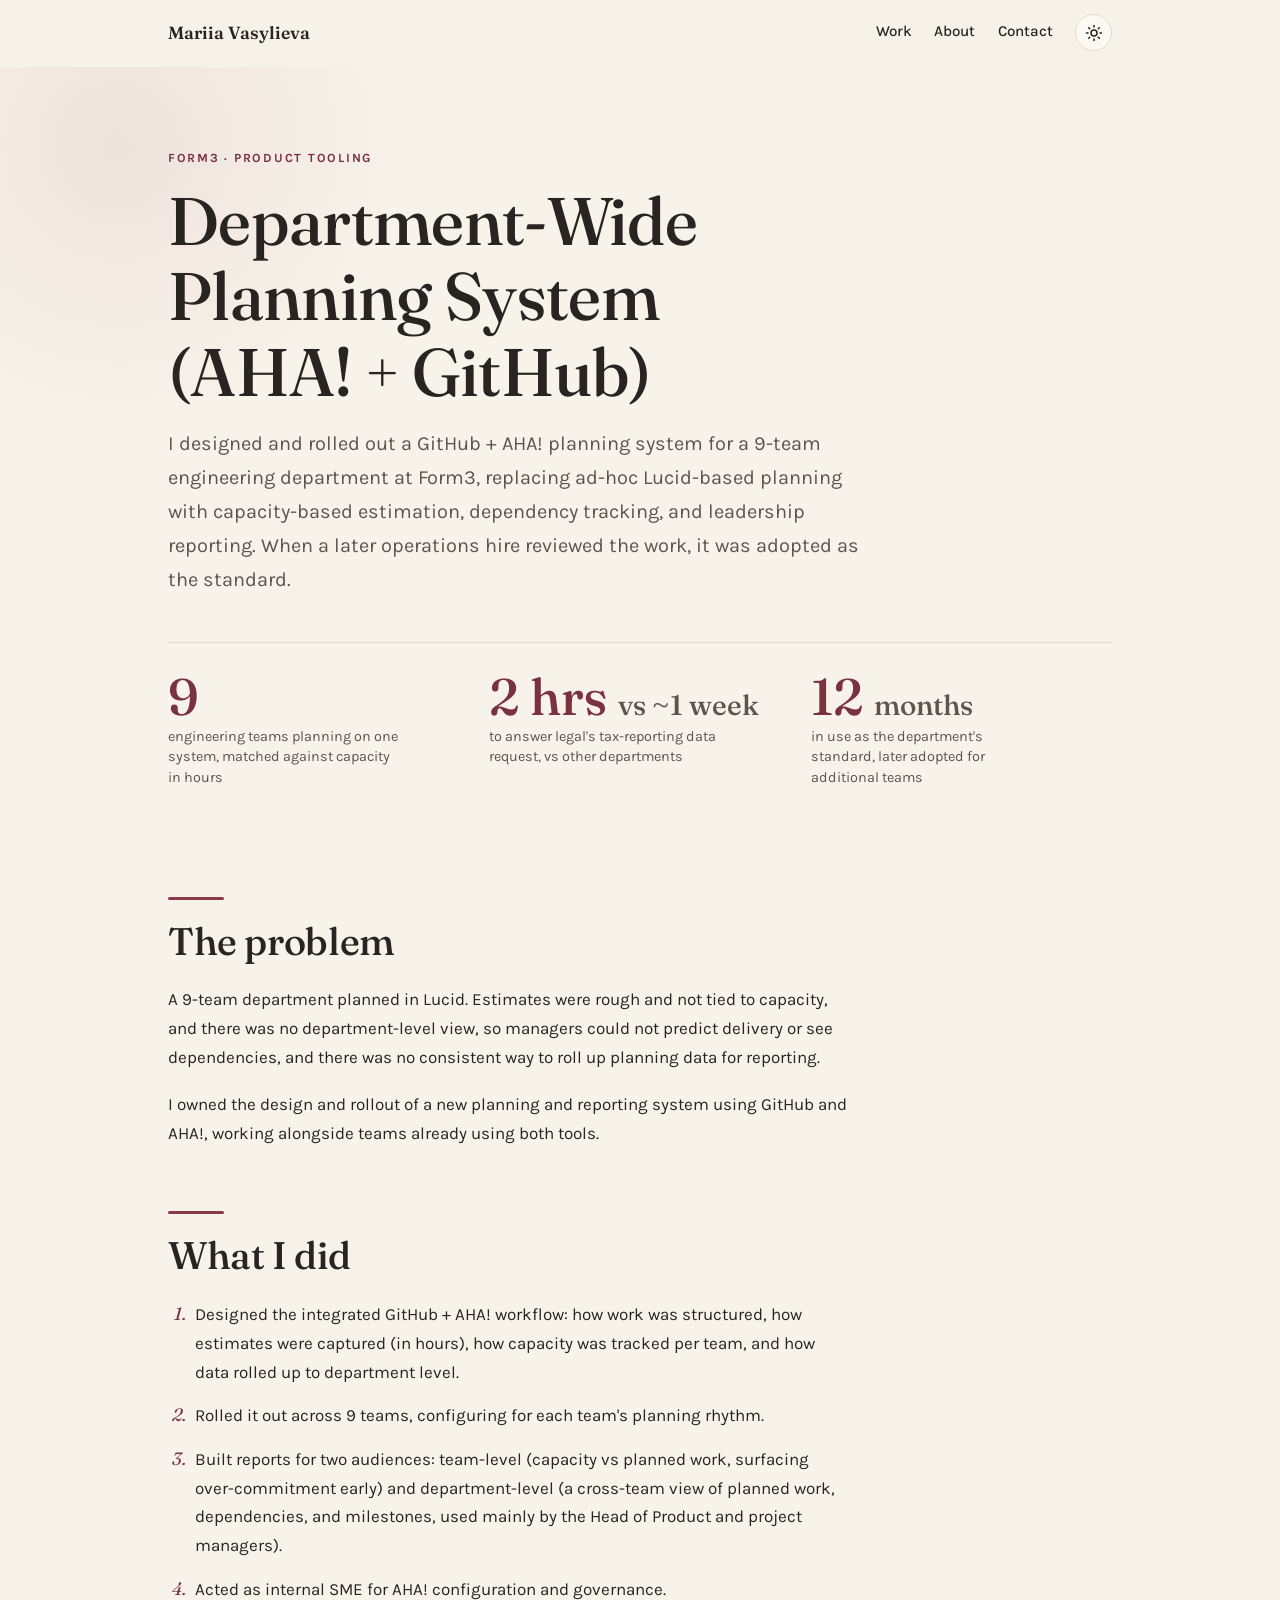
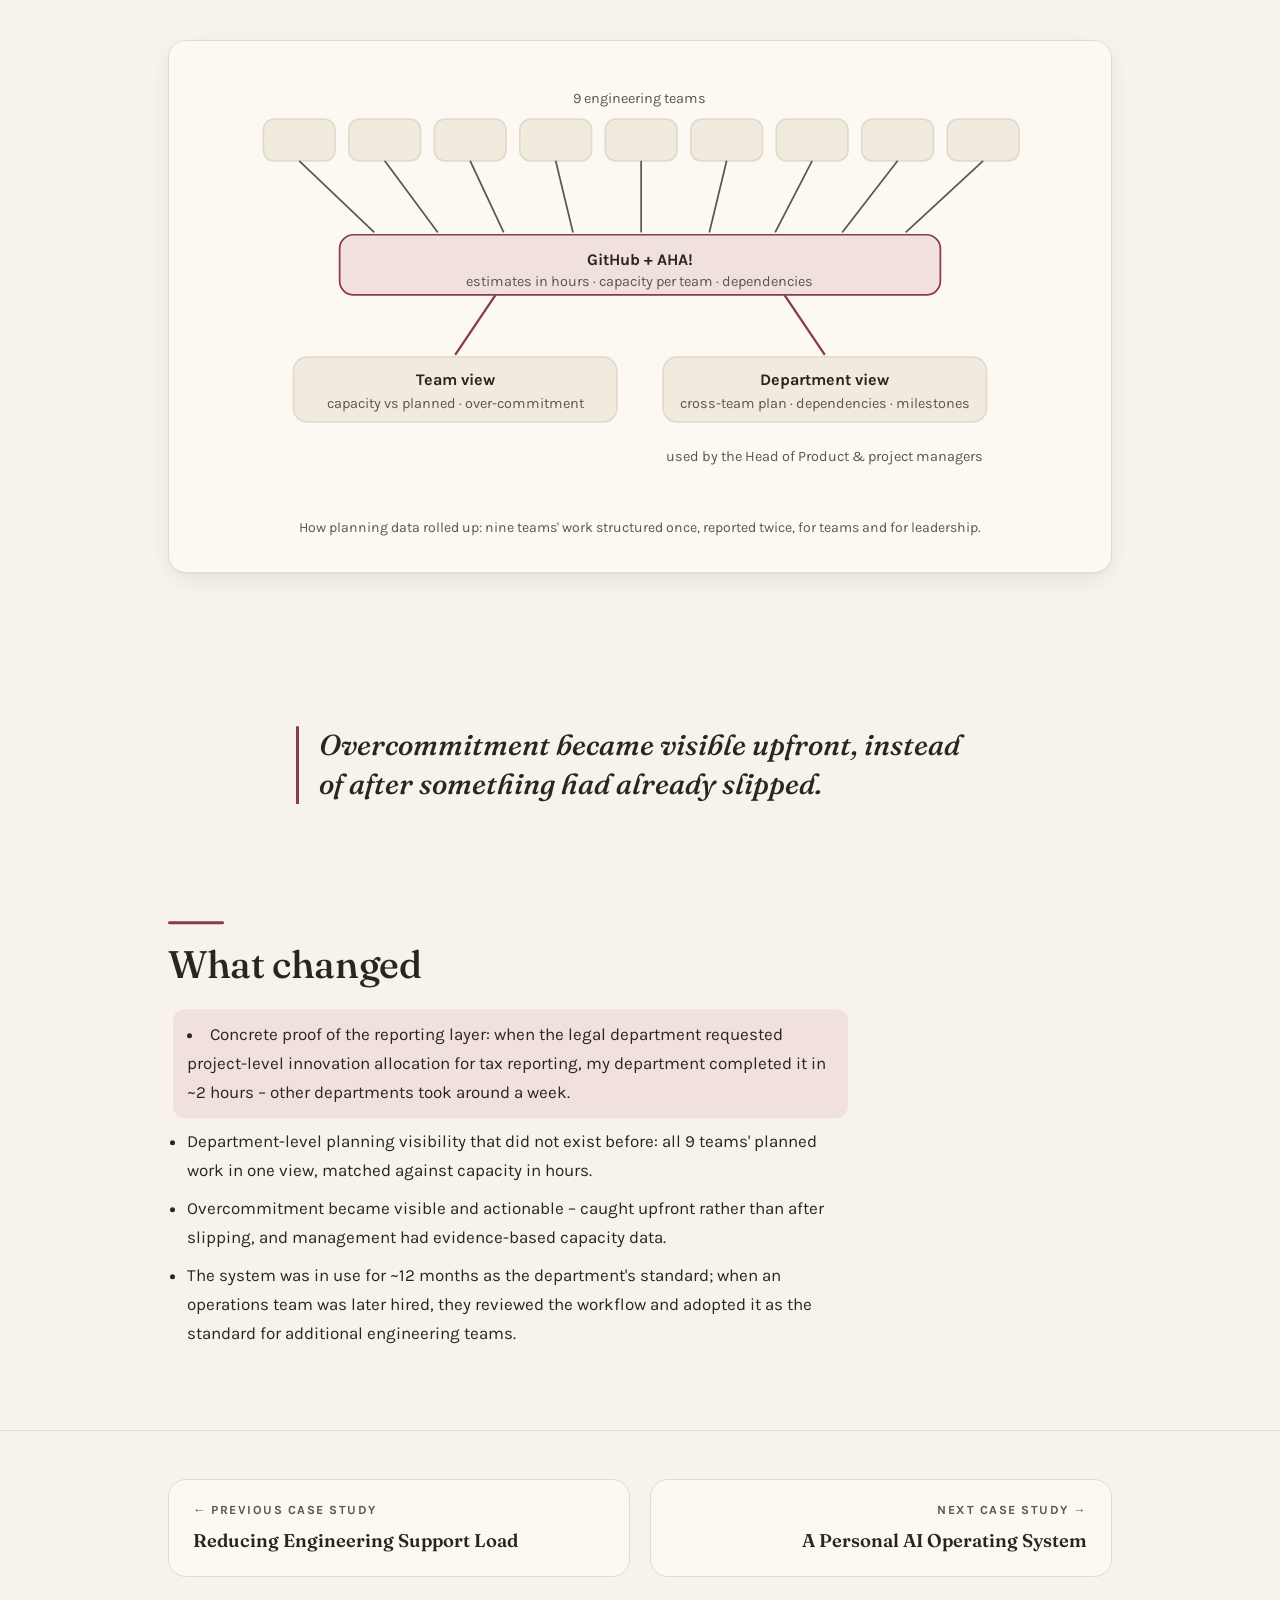
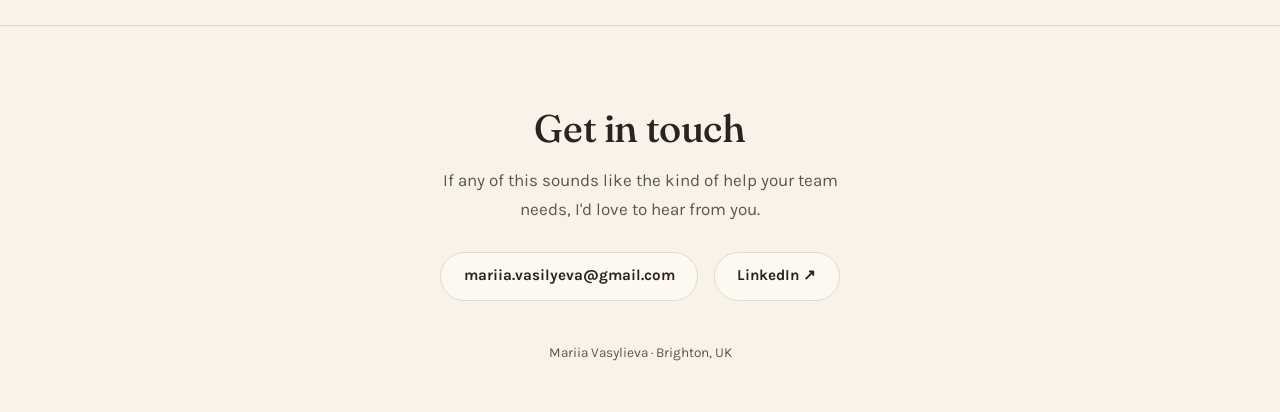
<file: planning-system/index.html>
<!DOCTYPE html>
<html lang="en">
<head>
<meta charset="UTF-8">
<meta name="viewport" content="width=device-width, initial-scale=1.0">
<title>Department-Wide Planning System · Mariia Vasylieva</title>
<meta name="description" content="Case study: a GitHub + AHA! planning and reporting system for a 9-team department, replacing ad-hoc Lucid planning and giving leadership a department-level view.">
<link rel="preconnect" href="https://fonts.googleapis.com">
<link rel="preconnect" href="https://fonts.gstatic.com" crossorigin>
<link href="https://fonts.googleapis.com/css2?family=Fraunces:ital,opsz,wght@0,9..144,400;0,9..144,500;0,9..144,600;1,9..144,400;1,9..144,500&family=Karla:ital,wght@0,400;0,500;0,700;1,400&display=swap" rel="stylesheet">
<link rel="stylesheet" href="../styles.css">
<script>
(function () {
  try {
    var t = localStorage.getItem('theme');
    if (t === 'dark' || (!t && window.matchMedia('(prefers-color-scheme: dark)').matches)) {
      document.documentElement.setAttribute('data-theme', 'dark');
    }
  } catch (e) {}
})();
</script>
<!-- Analytics. Add your GoatCounter code in js/analytics.js to switch it on. -->
<script src="../js/analytics.js" defer></script>
</head>
<body>
<a class="skip-link" href="#main">Skip to content</a>

<header class="site-header">
  <nav class="nav" aria-label="Main">
    <a class="nav-name" href="../">Mariia&nbsp;Vasylieva</a>
    <div class="nav-links">
      <a href="../#work">Work</a>
      <a href="../#about">About</a>
      <a href="#contact">Contact</a>
      <button class="theme-toggle" id="theme-toggle" type="button" aria-label="Switch to dark mode">
        <svg class="icon-sun" width="18" height="18" viewBox="0 0 24 24" fill="none" stroke="currentColor" stroke-width="2" stroke-linecap="round" aria-hidden="true"><circle cx="12" cy="12" r="4"/><path d="M12 2v2M12 20v2M4.9 4.9l1.4 1.4M17.7 17.7l1.4 1.4M2 12h2M20 12h2M4.9 19.1l1.4-1.4M17.7 6.3l1.4-1.4"/></svg>
        <svg class="icon-moon" width="18" height="18" viewBox="0 0 24 24" fill="none" stroke="currentColor" stroke-width="2" stroke-linecap="round" stroke-linejoin="round" aria-hidden="true"><path d="M21 12.8A9 9 0 1 1 11.2 3a7 7 0 0 0 9.8 9.8z"/></svg>
      </button>
    </div>
  </nav>
</header>

<main id="main">

<section class="case-hero">
  <div class="container" data-stagger>
    <p class="eyebrow">Form3 · Product tooling</p>
    <h1>Department-Wide Planning System (AHA!&nbsp;+&nbsp;GitHub)</h1>
    <p class="case-lede">I designed and rolled out a GitHub + AHA! planning system for a 9-team engineering department at Form3, replacing ad-hoc Lucid-based planning with capacity-based estimation, dependency tracking, and leadership reporting. When a later operations hire reviewed the work, it was adopted as the standard.</p>
    <div class="glance">
      <div class="stat">
        <span class="stat-number"><span data-count-to="9">9</span></span>
        <span class="stat-label">engineering teams planning on one system, matched against capacity in hours</span>
      </div>
      <div class="stat">
        <span class="stat-number">2 hrs <span class="stat-small">vs ~1 week</span></span>
        <span class="stat-label">to answer legal's tax-reporting data request, vs other departments</span>
      </div>
      <div class="stat">
        <span class="stat-number"><span data-count-to="12">12</span> <span class="stat-small">months</span></span>
        <span class="stat-label">in use as the department's standard, later adopted for additional teams</span>
      </div>
    </div>
  </div>
</section>

<section class="narrative reveal">
  <div class="container">
    <h2>The problem</h2>
    <div class="prose">
      <p>A 9-team department planned in Lucid. Estimates were rough and not tied to capacity, and there was no department-level view, so managers could not predict delivery or see dependencies, and there was no consistent way to roll up planning data for reporting.</p>
      <p>I owned the design and rollout of a new planning and reporting system using GitHub and AHA!, working alongside teams already using both tools.</p>
    </div>
  </div>
</section>

<section class="narrative reveal">
  <div class="container">
    <h2>What I did</h2>
    <div class="prose">
      <ol class="process">
        <li>Designed the integrated GitHub + AHA! workflow: how work was structured, how estimates were captured (in hours), how capacity was tracked per team, and how data rolled up to department level.</li>
        <li>Rolled it out across 9 teams, configuring for each team's planning rhythm.</li>
        <li>Built reports for two audiences: team-level (capacity vs planned work, surfacing over-commitment early) and department-level (a cross-team view of planned work, dependencies, and milestones, used mainly by the Head of Product and project managers).</li>
        <li>Acted as internal SME for AHA! configuration and governance.</li>
      </ol>
    </div>

    <figure class="diagram-figure">
      <svg class="diag" viewBox="0 0 760 370" role="img" aria-label="Rollup diagram: nine team squares feed into a GitHub plus AHA layer, which produces a team-level report and a department-level report used by leadership">
        <g>
          <rect class="node" x="54" y="40" width="62" height="36" rx="9"/>
          <rect class="node" x="128" y="40" width="62" height="36" rx="9"/>
          <rect class="node" x="202" y="40" width="62" height="36" rx="9"/>
          <rect class="node" x="276" y="40" width="62" height="36" rx="9"/>
          <rect class="node" x="350" y="40" width="62" height="36" rx="9"/>
          <rect class="node" x="424" y="40" width="62" height="36" rx="9"/>
          <rect class="node" x="498" y="40" width="62" height="36" rx="9"/>
          <rect class="node" x="572" y="40" width="62" height="36" rx="9"/>
          <rect class="node" x="646" y="40" width="62" height="36" rx="9"/>
        </g>
        <text class="t-muted" x="380" y="26" text-anchor="middle">9 engineering teams</text>

        <path class="edge draw" pathLength="1" d="M85 76 L 150 138"/>
        <path class="edge draw" pathLength="1" d="M159 76 L 205 138"/>
        <path class="edge draw" pathLength="1" d="M233 76 L 262 138"/>
        <path class="edge draw" pathLength="1" d="M307 76 L 322 138"/>
        <path class="edge draw" pathLength="1" d="M381 76 L 381 138"/>
        <path class="edge draw" pathLength="1" d="M455 76 L 440 138"/>
        <path class="edge draw" pathLength="1" d="M529 76 L 497 138"/>
        <path class="edge draw" pathLength="1" d="M603 76 L 555 138"/>
        <path class="edge draw" pathLength="1" d="M677 76 L 610 138"/>

        <rect class="node node--accent" x="120" y="140" width="520" height="52" rx="12"/>
        <text class="t-strong" x="380" y="166" text-anchor="middle">GitHub + AHA!</text>
        <text class="t-muted" x="380" y="184" text-anchor="middle">estimates in hours · capacity per team · dependencies</text>

        <path class="edge edge--accent draw" pathLength="1" d="M255 192 L 220 244"/>
        <path class="edge edge--accent draw" pathLength="1" d="M505 192 L 540 244"/>

        <rect class="node" x="80" y="246" width="280" height="56" rx="12"/>
        <text class="t-strong" x="220" y="270" text-anchor="middle">Team view</text>
        <text class="t-muted" x="220" y="290" text-anchor="middle">capacity vs planned · over-commitment</text>

        <rect class="node" x="400" y="246" width="280" height="56" rx="12"/>
        <text class="t-strong" x="540" y="270" text-anchor="middle">Department view</text>
        <text class="t-muted" x="540" y="290" text-anchor="middle">cross-team plan · dependencies · milestones</text>

        <text class="t-muted" x="540" y="336" text-anchor="middle">used by the Head of Product &amp; project managers</text>
      </svg>
      <figcaption>How planning data rolled up: nine teams' work structured once, reported twice, for teams and for leadership.</figcaption>
    </figure>
  </div>
</section>

<aside class="pull reveal">
  <p>Overcommitment became visible upfront, instead of after something had already slipped.</p>
</aside>

<section class="narrative reveal">
  <div class="container">
    <h2>What changed</h2>
    <div class="prose">
      <ul>
        <li class="result-highlight">Concrete proof of the reporting layer: when the legal department requested project-level innovation allocation for tax reporting, my department completed it in ~2 hours – other departments took around a week.</li>
        <li>Department-level planning visibility that did not exist before: all 9 teams' planned work in one view, matched against capacity in hours.</li>
        <li>Overcommitment became visible and actionable – caught upfront rather than after slipping, and management had evidence-based capacity data.</li>
        <li>The system was in use for ~12 months as the department's standard; when an operations team was later hired, they reviewed the workflow and adopted it as the standard for additional engineering teams.</li>
      </ul>
    </div>
  </div>
</section>

<nav class="pager" aria-label="Case study navigation">
  <div class="container pager-grid">
    <a class="prev" href="../support-workload/">
      <span class="dir">← Previous case study</span>
      <span class="dest">Reducing Engineering Support Load</span>
    </a>
    <a class="next" href="../ai-operating-system/">
      <span class="dir">Next case study →</span>
      <span class="dest">A Personal AI Operating System</span>
    </a>
  </div>
</nav>

</main>

<footer class="site-footer" id="contact" aria-labelledby="contact-heading">
  <div class="container">
    <h2 id="contact-heading">Get in touch</h2>
    <p class="footer-line">If any of this sounds like the kind of help your team needs, I'd love to hear from you.</p>
    <div class="contact-links">
      <a href="mailto:mariia.vasilyeva@gmail.com">mariia.vasilyeva@gmail.com</a>
      <a href="https://www.linkedin.com/in/mariia-vasylieva/" target="_blank" rel="noopener">LinkedIn&nbsp;↗</a>
    </div>
    <p class="footer-meta">Mariia Vasylieva · Brighton, UK</p>
  </div>
</footer>

<script src="../js/vendor/gsap.min.js"></script>
<script src="../js/vendor/ScrollTrigger.min.js"></script>
<script src="../js/vendor/lenis.min.js"></script>
<script src="../js/main.js"></script>
</body>
</html>
</file>
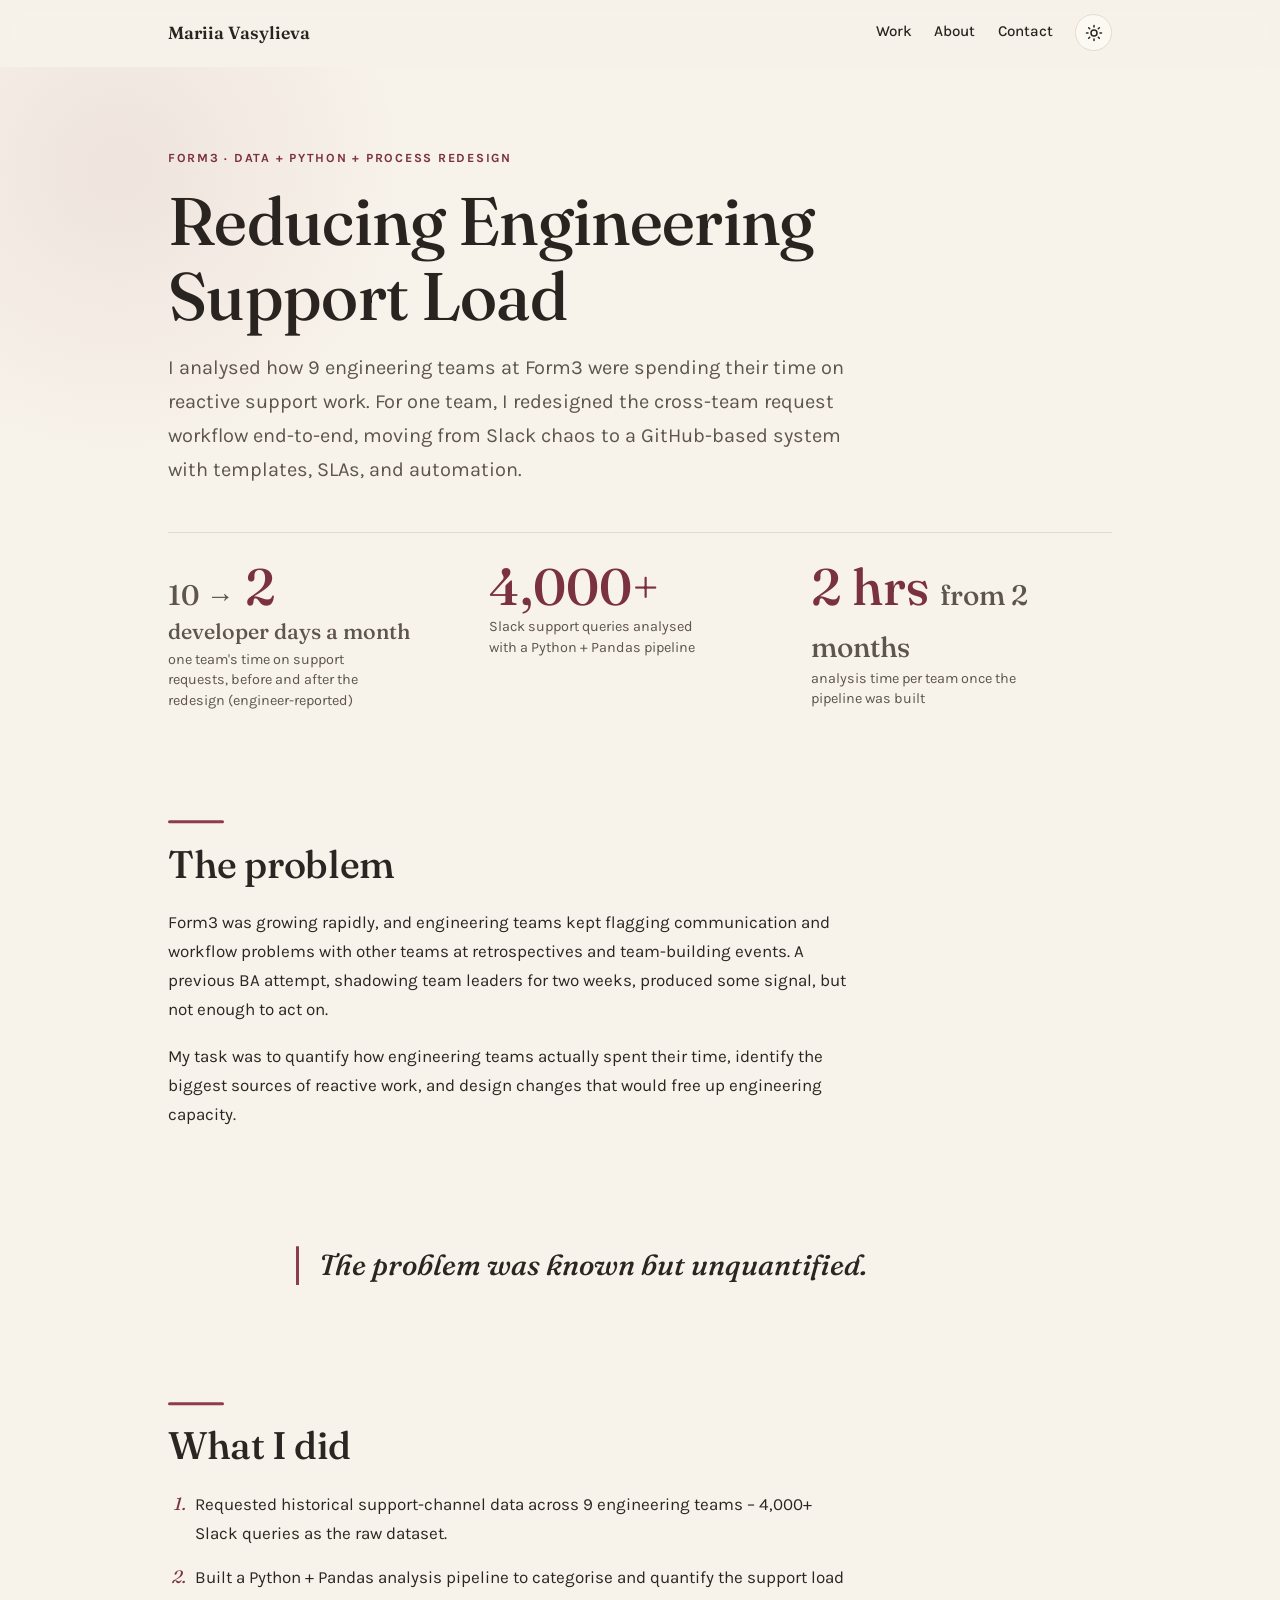
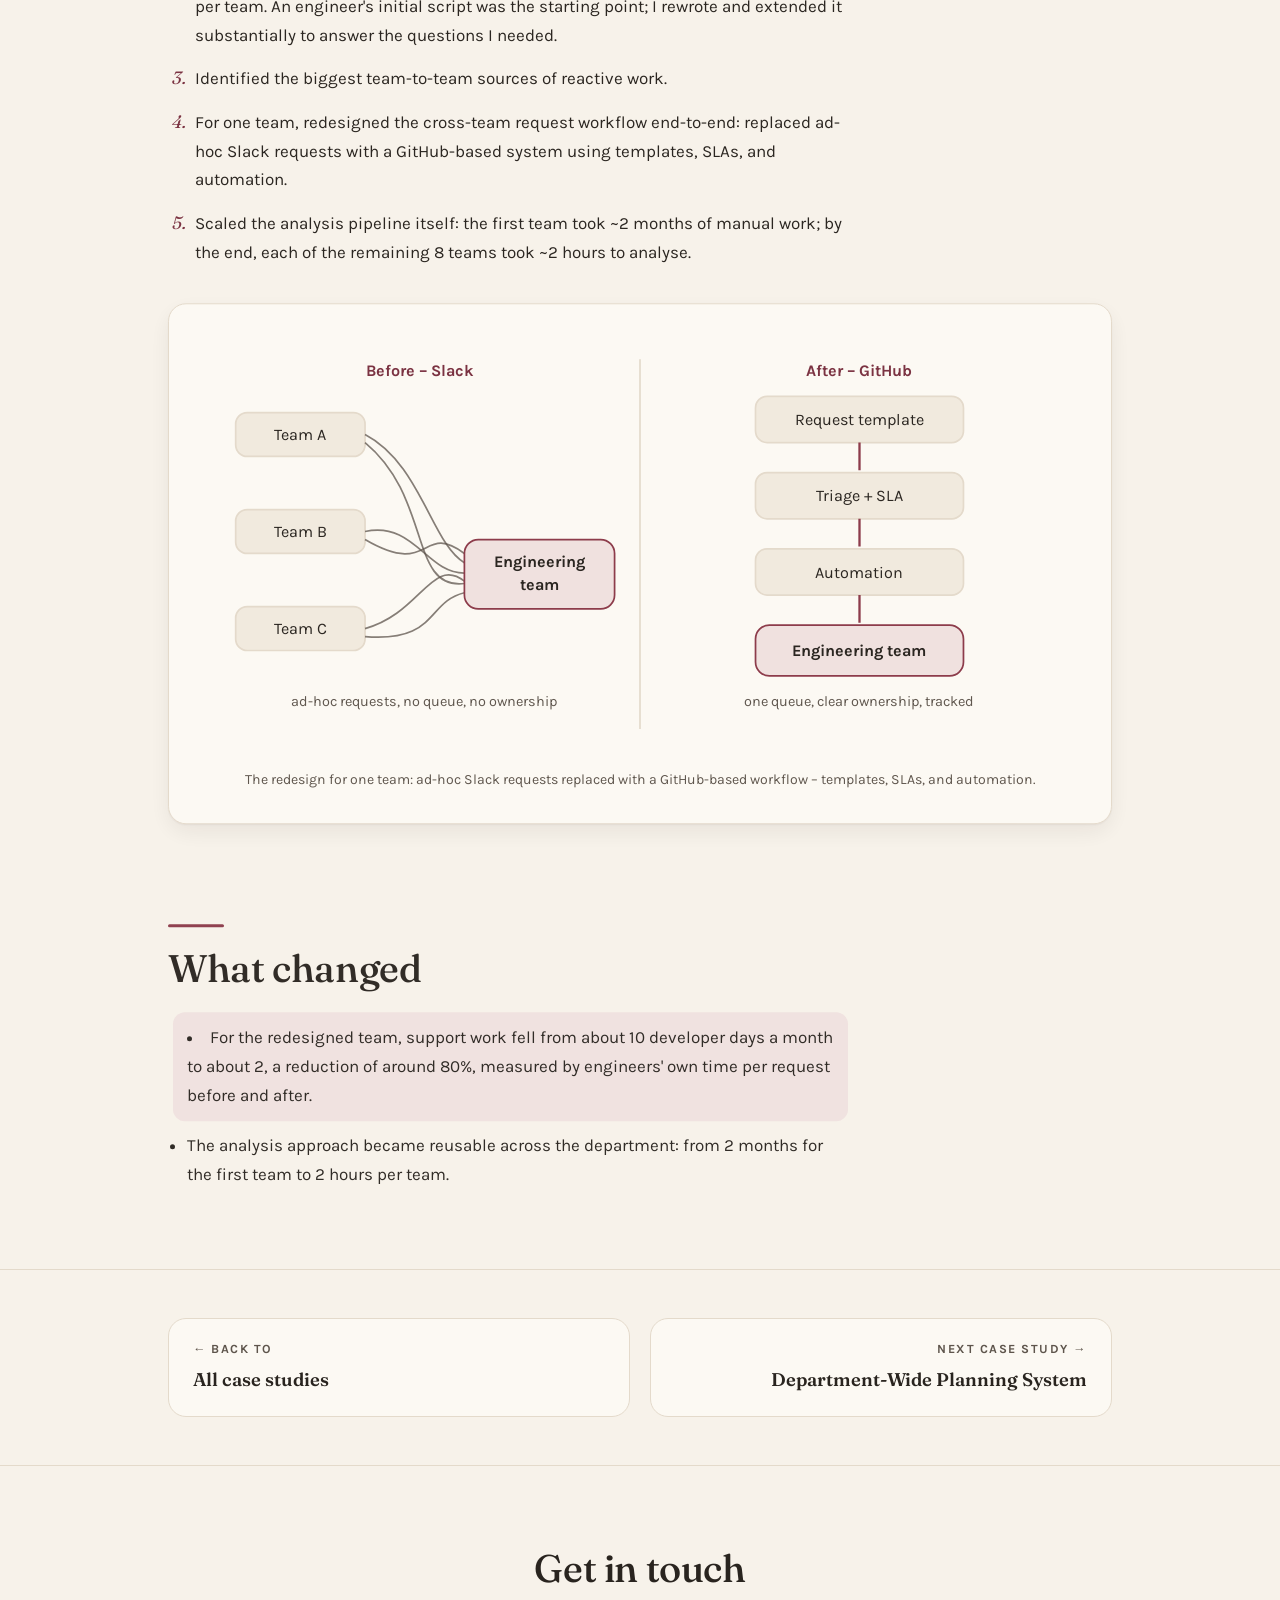
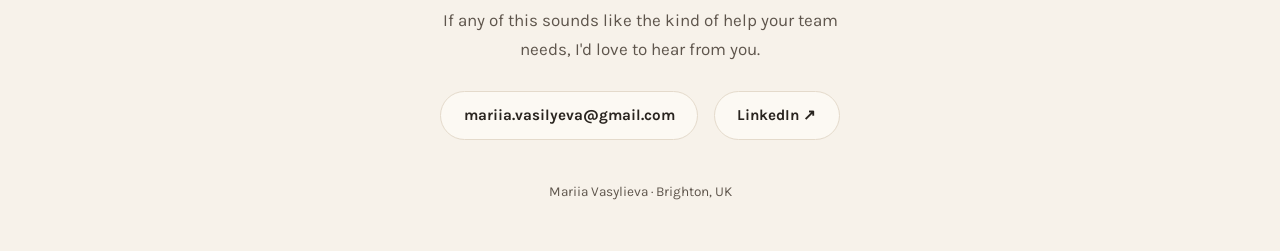
<file: support-workload/index.html>
<!DOCTYPE html>
<html lang="en">
<head>
<meta charset="UTF-8">
<meta name="viewport" content="width=device-width, initial-scale=1.0">
<title>Reducing Engineering Support Load · Mariia Vasylieva</title>
<meta name="description" content="Case study: measuring where 9 engineering teams lost time, then redesigning one team's request workflow. Support work fell from 10 developer days a month to 2.">
<link rel="preconnect" href="https://fonts.googleapis.com">
<link rel="preconnect" href="https://fonts.gstatic.com" crossorigin>
<link href="https://fonts.googleapis.com/css2?family=Fraunces:ital,opsz,wght@0,9..144,400;0,9..144,500;0,9..144,600;1,9..144,400;1,9..144,500&family=Karla:ital,wght@0,400;0,500;0,700;1,400&display=swap" rel="stylesheet">
<link rel="stylesheet" href="../styles.css">
<script>
(function () {
  try {
    var t = localStorage.getItem('theme');
    if (t === 'dark' || (!t && window.matchMedia('(prefers-color-scheme: dark)').matches)) {
      document.documentElement.setAttribute('data-theme', 'dark');
    }
  } catch (e) {}
})();
</script>
<!-- Analytics. Add your GoatCounter code in js/analytics.js to switch it on. -->
<script src="../js/analytics.js" defer></script>
</head>
<body>
<a class="skip-link" href="#main">Skip to content</a>

<header class="site-header">
  <nav class="nav" aria-label="Main">
    <a class="nav-name" href="../">Mariia&nbsp;Vasylieva</a>
    <div class="nav-links">
      <a href="../#work">Work</a>
      <a href="../#about">About</a>
      <a href="#contact">Contact</a>
      <button class="theme-toggle" id="theme-toggle" type="button" aria-label="Switch to dark mode">
        <svg class="icon-sun" width="18" height="18" viewBox="0 0 24 24" fill="none" stroke="currentColor" stroke-width="2" stroke-linecap="round" aria-hidden="true"><circle cx="12" cy="12" r="4"/><path d="M12 2v2M12 20v2M4.9 4.9l1.4 1.4M17.7 17.7l1.4 1.4M2 12h2M20 12h2M4.9 19.1l1.4-1.4M17.7 6.3l1.4-1.4"/></svg>
        <svg class="icon-moon" width="18" height="18" viewBox="0 0 24 24" fill="none" stroke="currentColor" stroke-width="2" stroke-linecap="round" stroke-linejoin="round" aria-hidden="true"><path d="M21 12.8A9 9 0 1 1 11.2 3a7 7 0 0 0 9.8 9.8z"/></svg>
      </button>
    </div>
  </nav>
</header>

<main id="main">

<section class="case-hero">
  <div class="container" data-stagger>
    <p class="eyebrow">Form3 · Data + Python + process redesign</p>
    <h1>Reducing Engineering Support Load</h1>
    <p class="case-lede">I analysed how 9 engineering teams at Form3 were spending their time on reactive support work. For one team, I redesigned the cross-team request workflow end-to-end, moving from Slack chaos to a GitHub-based system with templates, SLAs, and automation.</p>
    <div class="glance">
      <div class="stat">
        <span class="stat-number"><span class="stat-small">10 →</span> <span data-count-from="10" data-count-to="2">2</span> <span class="stat-unit">developer days a month</span></span>
        <span class="stat-label">one team's time on support requests, before and after the redesign (engineer-reported)</span>
      </div>
      <div class="stat">
        <span class="stat-number"><span data-count-to="4000" data-count-suffix="+">4,000+</span></span>
        <span class="stat-label">Slack support queries analysed with a Python + Pandas pipeline</span>
      </div>
      <div class="stat">
        <span class="stat-number">2 hrs <span class="stat-small">from 2 months</span></span>
        <span class="stat-label">analysis time per team once the pipeline was built</span>
      </div>
    </div>
  </div>
</section>

<section class="narrative reveal">
  <div class="container">
    <h2>The problem</h2>
    <div class="prose">
      <p>Form3 was growing rapidly, and engineering teams kept flagging communication and workflow problems with other teams at retrospectives and team-building events. A previous BA attempt, shadowing team leaders for two weeks, produced some signal, but not enough to act on.</p>
      <p>My task was to quantify how engineering teams actually spent their time, identify the biggest sources of reactive work, and design changes that would free up engineering capacity.</p>
    </div>
  </div>
</section>

<aside class="pull reveal">
  <p>The problem was known but unquantified.</p>
</aside>

<section class="narrative reveal">
  <div class="container">
    <h2>What I did</h2>
    <div class="prose">
      <ol class="process">
        <li>Requested historical support-channel data across 9 engineering teams – 4,000+ Slack queries as the raw dataset.</li>
        <li>Built a Python + Pandas analysis pipeline to categorise and quantify the support load per team. An engineer's initial script was the starting point; I rewrote and extended it substantially to answer the questions I needed.</li>
        <li>Identified the biggest team-to-team sources of reactive work.</li>
        <li>For one team, redesigned the cross-team request workflow end-to-end: replaced ad-hoc Slack requests with a GitHub-based system using templates, SLAs, and automation.</li>
        <li>Scaled the analysis pipeline itself: the first team took ~2 months of manual work; by the end, each of the remaining 8 teams took ~2 hours to analyse.</li>
      </ol>
    </div>

    <figure class="diagram-figure">
      <svg class="diag" viewBox="0 0 760 360" role="img" aria-label="Before and after diagram: ad-hoc crossing Slack requests from multiple teams, replaced by an ordered GitHub workflow of request template, triage with SLAs, automation, then the engineering team">
        <text class="t-accent" x="190" y="34" text-anchor="middle">Before – Slack</text>
        <text class="t-accent" x="570" y="34" text-anchor="middle">After – GitHub</text>
        <line x1="380" y1="20" x2="380" y2="340" stroke="var(--line)" stroke-width="1.5"/>

        <rect class="node" x="30" y="66" width="112" height="38" rx="10"/>
        <text x="86" y="90" text-anchor="middle">Team A</text>
        <rect class="node" x="30" y="150" width="112" height="38" rx="10"/>
        <text x="86" y="174" text-anchor="middle">Team B</text>
        <rect class="node" x="30" y="234" width="112" height="38" rx="10"/>
        <text x="86" y="258" text-anchor="middle">Team C</text>

        <path class="edge edge--chaos draw" pathLength="1" d="M142 85 C 190 110, 200 180, 228 196"/>
        <path class="edge edge--chaos draw" pathLength="1" d="M142 92 C 200 140, 180 220, 228 214"/>
        <path class="edge edge--chaos draw" pathLength="1" d="M142 169 C 185 160, 195 205, 228 205"/>
        <path class="edge edge--chaos draw" pathLength="1" d="M142 176 C 200 210, 190 160, 228 188"/>
        <path class="edge edge--chaos draw" pathLength="1" d="M142 253 C 190 240, 200 190, 228 212"/>
        <path class="edge edge--chaos draw" pathLength="1" d="M142 260 C 205 265, 195 230, 228 222"/>

        <rect class="node node--accent" x="228" y="176" width="130" height="60" rx="12"/>
        <text class="t-strong" x="293" y="200" text-anchor="middle">Engineering</text>
        <text class="t-strong" x="293" y="220" text-anchor="middle">team</text>
        <text class="t-muted" x="193" y="320" text-anchor="middle">ad-hoc requests, no queue, no ownership</text>

        <rect class="node" x="480" y="52" width="180" height="40" rx="10"/>
        <text x="570" y="77" text-anchor="middle">Request template</text>
        <path class="edge edge--accent draw" pathLength="1" d="M570 92 L570 116"/>
        <rect class="node" x="480" y="118" width="180" height="40" rx="10"/>
        <text x="570" y="143" text-anchor="middle">Triage + SLA</text>
        <path class="edge edge--accent draw" pathLength="1" d="M570 158 L570 182"/>
        <rect class="node" x="480" y="184" width="180" height="40" rx="10"/>
        <text x="570" y="209" text-anchor="middle">Automation</text>
        <path class="edge edge--accent draw" pathLength="1" d="M570 224 L570 248"/>
        <rect class="node node--accent" x="480" y="250" width="180" height="44" rx="12"/>
        <text class="t-strong" x="570" y="277" text-anchor="middle">Engineering team</text>
        <text class="t-muted" x="570" y="320" text-anchor="middle">one queue, clear ownership, tracked</text>
      </svg>
      <figcaption>The redesign for one team: ad-hoc Slack requests replaced with a GitHub-based workflow – templates, SLAs, and automation.</figcaption>
    </figure>
  </div>
</section>

<section class="narrative reveal">
  <div class="container">
    <h2>What changed</h2>
    <div class="prose">
      <ul>
        <li class="result-highlight">For the redesigned team, support work fell from about 10 developer days a month to about 2, a reduction of around 80%, measured by engineers' own time per request before and after.</li>
        <li>The analysis approach became reusable across the department: from 2 months for the first team to 2 hours per team.</li>
      </ul>
    </div>
  </div>
</section>

<nav class="pager" aria-label="Case study navigation">
  <div class="container pager-grid">
    <a class="prev" href="../#work">
      <span class="dir">← Back to</span>
      <span class="dest">All case studies</span>
    </a>
    <a class="next" href="../planning-system/">
      <span class="dir">Next case study →</span>
      <span class="dest">Department-Wide Planning System</span>
    </a>
  </div>
</nav>

</main>

<footer class="site-footer" id="contact" aria-labelledby="contact-heading">
  <div class="container">
    <h2 id="contact-heading">Get in touch</h2>
    <p class="footer-line">If any of this sounds like the kind of help your team needs, I'd love to hear from you.</p>
    <div class="contact-links">
      <a href="mailto:mariia.vasilyeva@gmail.com">mariia.vasilyeva@gmail.com</a>
      <a href="https://www.linkedin.com/in/mariia-vasylieva/" target="_blank" rel="noopener">LinkedIn&nbsp;↗</a>
    </div>
    <p class="footer-meta">Mariia Vasylieva · Brighton, UK</p>
  </div>
</footer>

<script src="../js/vendor/gsap.min.js"></script>
<script src="../js/vendor/ScrollTrigger.min.js"></script>
<script src="../js/vendor/lenis.min.js"></script>
<script src="../js/main.js"></script>
</body>
</html>
</file>
<file: styles.css>
/* =========================================================
   Mariia Vasylieva · portfolio v2
   Warm paper + mulberry wine · Fraunces + Karla
   Multi-page: home + 4 case studies
   ========================================================= */

:root {
  --bg: #F7F2EA;
  --surface: #FCF9F3;
  --surface-2: #F1EADE;
  --ink: #29241F;
  --muted: #5E554C;
  --accent: #8C3A49;
  --accent-ink: #7A3140;
  --accent-soft: #F0E1DF;
  --line: #E4DACB;
  --shadow: 0 1px 2px rgba(60, 45, 30, 0.05), 0 8px 24px rgba(60, 45, 30, 0.07);
  --shadow-lift: 0 2px 4px rgba(60, 45, 30, 0.06), 0 16px 40px rgba(60, 45, 30, 0.12);
  --radius: 18px;
  --radius-sm: 12px;
  --font-display: "Fraunces", Georgia, serif;
  --font-body: "Karla", "Segoe UI", sans-serif;
}

[data-theme="dark"] {
  --bg: #211D19;
  --surface: #2A2520;
  --surface-2: #322C26;
  --ink: #EDE6DB;
  --muted: #ADA193;
  --accent: #D98D98;
  --accent-ink: #E4A4AD;
  --accent-soft: #3B2C2F;
  --line: #3B342C;
  --shadow: 0 1px 2px rgba(0, 0, 0, 0.25), 0 8px 24px rgba(0, 0, 0, 0.3);
  --shadow-lift: 0 2px 4px rgba(0, 0, 0, 0.3), 0 16px 40px rgba(0, 0, 0, 0.45);
}

/* Smooth cross-page fade in browsers that support cross-document view transitions */
@view-transition { navigation: auto; }

/* ---------- Base ---------- */

*, *::before, *::after { box-sizing: border-box; }

html { scroll-behavior: smooth; }

body {
  margin: 0;
  background: var(--bg);
  color: var(--ink);
  font-family: var(--font-body);
  font-size: 1.0625rem;
  line-height: 1.7;
  -webkit-font-smoothing: antialiased;
  transition: background-color 0.35s ease, color 0.35s ease;
}

.container {
  max-width: 62rem;
  margin: 0 auto;
  padding: 0 1.5rem;
}

.container--narrow { max-width: 46rem; }

h1, h2, h3 {
  font-family: var(--font-display);
  font-weight: 500;
  line-height: 1.12;
  margin: 0 0 1rem;
  letter-spacing: -0.01em;
}

h1 { font-size: clamp(2.4rem, 5.5vw, 4.2rem); }
h2 { font-size: clamp(1.7rem, 3.2vw, 2.4rem); }
h3 { font-size: 1.35rem; font-weight: 600; }

p { margin: 0 0 1.1em; }
p:last-child { margin-bottom: 0; }

a {
  color: var(--accent-ink);
  text-decoration-thickness: 1px;
  text-underline-offset: 3px;
}
a:hover { text-decoration-thickness: 2px; }

ul { padding-left: 1.2rem; margin: 0 0 1.1em; }
li { margin-bottom: 0.55em; }
li:last-child { margin-bottom: 0; }

ol.process {
  padding-left: 1.4rem;
  margin: 0 0 1.1em;
}
ol.process li { margin-bottom: 0.8em; padding-left: 0.3rem; }
ol.process li::marker {
  font-family: var(--font-display);
  font-style: italic;
  color: var(--accent-ink);
  font-size: 1.05em;
}

::selection { background: var(--accent); color: #fff; }

.eyebrow {
  font-family: var(--font-body);
  font-weight: 700;
  font-size: 0.78rem;
  letter-spacing: 0.14em;
  text-transform: uppercase;
  color: var(--accent-ink);
  margin: 0 0 0.9rem;
}

.visually-hidden {
  position: absolute;
  width: 1px; height: 1px;
  overflow: hidden;
  clip: rect(0 0 0 0);
  white-space: nowrap;
}

.skip-link {
  position: absolute;
  left: 1rem;
  top: -3rem;
  background: var(--accent);
  color: #fff;
  padding: 0.5rem 1rem;
  border-radius: var(--radius-sm);
  z-index: 100;
  transition: top 0.2s ease;
}
.skip-link:focus { top: 1rem; }

:focus-visible {
  outline: 2px solid var(--accent);
  outline-offset: 3px;
  border-radius: 4px;
}

section[id], footer[id] { scroll-margin-top: 5rem; }

/* ---------- Header ---------- */

.site-header {
  position: sticky;
  top: 0;
  z-index: 50;
  background: color-mix(in srgb, var(--bg) 82%, transparent);
  backdrop-filter: blur(10px);
  -webkit-backdrop-filter: blur(10px);
  border-bottom: 1px solid transparent;
  transition: border-color 0.3s ease, background-color 0.35s ease;
}
.site-header.scrolled { border-bottom-color: var(--line); }

.nav {
  max-width: 62rem;
  margin: 0 auto;
  padding: 0.9rem 1.5rem;
  display: flex;
  align-items: center;
  justify-content: space-between;
  gap: 1rem;
}

.nav-name {
  font-family: var(--font-display);
  font-weight: 600;
  font-size: 1.1rem;
  color: var(--ink);
  text-decoration: none;
}
.nav-name:hover { color: var(--accent-ink); }

.nav-links { display: flex; align-items: center; gap: 1.4rem; }
.nav-links a {
  color: var(--ink);
  text-decoration: none;
  font-weight: 500;
  font-size: 0.95rem;
  padding: 0.2rem 0;
  border-bottom: 2px solid transparent;
  transition: border-color 0.2s ease, color 0.2s ease;
}
.nav-links a:hover { color: var(--accent-ink); border-bottom-color: var(--accent); }

.theme-toggle {
  display: grid;
  place-items: center;
  width: 2.3rem;
  height: 2.3rem;
  border: 1px solid var(--line);
  border-radius: 50%;
  background: var(--surface);
  color: var(--ink);
  cursor: pointer;
  transition: background-color 0.2s ease, transform 0.2s ease;
}
.theme-toggle:hover { background: var(--surface-2); transform: rotate(12deg); }
.icon-moon { display: none; }
[data-theme="dark"] .icon-moon { display: block; }
[data-theme="dark"] .icon-sun { display: none; }

/* ---------- Home hero ---------- */

.hero {
  padding: clamp(4rem, 10vh, 7rem) 0 clamp(3rem, 7vh, 5rem);
  position: relative;
  overflow: hidden;
}

.hero::before {
  content: "";
  position: absolute;
  top: -20%;
  right: -10%;
  width: 55vw;
  height: 55vw;
  max-width: 700px;
  max-height: 700px;
  background: radial-gradient(circle, color-mix(in srgb, var(--accent) 9%, transparent) 0%, transparent 65%);
  pointer-events: none;
}

.hero .container { position: relative; }
.hero h1 { max-width: 20ch; }

.hero-sub {
  font-size: clamp(1.1rem, 2vw, 1.3rem);
  color: var(--muted);
  max-width: 46ch;
  margin-top: 1.2rem;
}

/* Pre-hidden for the GSAP entrance; JS reveals immediately if GSAP is absent */
.js [data-stagger] > * { opacity: 0; }
.no-motion [data-stagger] > *,
html:not(.js) [data-stagger] > * { opacity: 1; }

/* ---------- Tiles ---------- */

.tiles-wrap { margin-top: clamp(2.5rem, 6vh, 4rem); }

.tiles {
  display: grid;
  grid-template-columns: 1fr 1fr;
  gap: 1.25rem;
}

/* A full-width tile, used when the number of tiles is odd */
.tile--wide { grid-column: 1 / -1; }

.tile {
  position: relative;
  display: flex;
  flex-direction: column;
  gap: 0.5rem;
  padding: 1.6rem 1.6rem 1.4rem;
  background: var(--surface);
  border: 1px solid var(--line);
  border-radius: var(--radius);
  box-shadow: var(--shadow);
  color: var(--ink);
  text-decoration: none;
  overflow: hidden;
  transition: transform 0.25s ease, box-shadow 0.25s ease, border-color 0.25s ease;
}

.tile::before {
  content: "";
  position: absolute;
  inset: 0;
  background: radial-gradient(220px circle at var(--mx, 50%) var(--my, 50%),
              color-mix(in srgb, var(--accent) 7%, transparent), transparent 70%);
  opacity: 0;
  transition: opacity 0.3s ease;
  pointer-events: none;
}
.tile:hover::before { opacity: 1; }

.tile:hover {
  transform: translateY(-4px);
  box-shadow: var(--shadow-lift);
  border-color: color-mix(in srgb, var(--accent) 35%, var(--line));
}

.tile-org {
  font-size: 0.75rem;
  font-weight: 700;
  letter-spacing: 0.12em;
  text-transform: uppercase;
  color: var(--muted);
}

.tile h3 { font-size: 1.3rem; margin: 0; }

.tile p {
  color: var(--muted);
  font-size: 0.97rem;
  margin: 0;
  flex-grow: 1;
}

.tile-cta {
  margin-top: 0.8rem;
  font-weight: 700;
  font-size: 0.92rem;
  color: var(--accent-ink);
  display: inline-flex;
  align-items: center;
  gap: 0.4rem;
}
.tile .arrow { display: inline-block; transition: transform 0.25s ease; }
.tile:hover .arrow { transform: translateX(4px); }

/* ---------- Case study pages ---------- */

.case-hero {
  padding: clamp(3.5rem, 9vh, 6rem) 0 clamp(2rem, 5vh, 3rem);
  position: relative;
  overflow: hidden;
}
.case-hero::before {
  content: "";
  position: absolute;
  top: -30%;
  left: -15%;
  width: 50vw;
  height: 50vw;
  max-width: 620px;
  max-height: 620px;
  background: radial-gradient(circle, color-mix(in srgb, var(--accent) 8%, transparent) 0%, transparent 65%);
  pointer-events: none;
}
.case-hero .container { position: relative; }
.case-hero h1 { max-width: 18ch; }

.case-lede {
  font-size: clamp(1.1rem, 2vw, 1.25rem);
  color: var(--muted);
  max-width: 58ch;
  margin-top: 1.1rem;
}

/* At-a-glance stat strip */
.glance {
  display: grid;
  grid-template-columns: repeat(auto-fit, minmax(180px, 1fr));
  gap: 1.25rem;
  margin: clamp(2rem, 5vh, 3rem) 0 0;
  padding: 1.75rem 0 0;
  border-top: 1px solid var(--line);
}

.stat { display: flex; flex-direction: column; gap: 0.3rem; }

.stat-number {
  font-family: var(--font-display);
  font-weight: 500;
  font-size: clamp(2.2rem, 4.5vw, 3.2rem);
  line-height: 1;
  color: var(--accent-ink);
  font-variant-numeric: tabular-nums;
}

.stat-number .stat-small {
  font-size: 0.55em;
  color: var(--muted);
}

.stat-number .stat-unit {
  display: block;
  font-size: 0.42em;
  line-height: 1.2;
  color: var(--muted);
  margin-top: 0.4rem;
}

.stat-label {
  font-size: 0.9rem;
  color: var(--muted);
  max-width: 26ch;
  line-height: 1.45;
}

/* Narrative sections: The problem / What I did / What changed */
.narrative {
  padding: clamp(2.5rem, 7vh, 4.5rem) 0;
}
.narrative + .narrative { padding-top: 0; }

.narrative h2 {
  position: relative;
  padding-top: 1.4rem;
  margin-bottom: 1.4rem;
}
.narrative h2::before {
  content: "";
  position: absolute;
  top: 0;
  left: 0;
  width: 3.5rem;
  height: 3px;
  border-radius: 2px;
  background: var(--accent);
}

.narrative .prose { max-width: 68ch; }

/* Pull-out insight line */
.pull {
  margin: clamp(2rem, 6vh, 3.5rem) auto;
  max-width: 46rem;
  padding: 0 1.5rem;
}
.pull p {
  font-family: var(--font-display);
  font-style: italic;
  font-weight: 500;
  font-size: clamp(1.35rem, 2.6vw, 1.8rem);
  line-height: 1.35;
  color: var(--ink);
  border-left: 3px solid var(--accent);
  padding-left: 1.25rem;
  margin: 0;
}

/* Proof / verification block */
.proof {
  background: var(--surface);
  border: 1px solid var(--line);
  border-radius: var(--radius);
  padding: 1.4rem 1.6rem;
  margin-top: 1.75rem;
  box-shadow: var(--shadow);
  max-width: 68ch;
}
.proof-label {
  font-weight: 700;
  font-size: 0.78rem;
  letter-spacing: 0.14em;
  text-transform: uppercase;
  color: var(--accent-ink);
  margin-bottom: 0.5rem;
}
.proof p { font-size: 0.97rem; color: var(--muted); }
.proof-links {
  display: flex;
  flex-wrap: wrap;
  gap: 0.6rem 1.5rem;
  margin-top: 0.75rem;
  font-weight: 700;
  font-size: 0.95rem;
}

/* Highlighted result */
.result-highlight {
  background: var(--accent-soft);
  border-radius: var(--radius-sm);
  padding: 0.7rem 0.9rem;
  list-style-position: inside;
  margin-left: -0.9rem;
}

/* ---------- Diagrams ---------- */

.diagram-figure {
  margin: clamp(1.5rem, 4vh, 2.5rem) 0;
  padding: clamp(1.25rem, 3vw, 2rem);
  background: var(--surface);
  border: 1px solid var(--line);
  border-radius: var(--radius);
  box-shadow: var(--shadow);
}

.diagram-figure svg {
  width: 100%;
  height: auto;
  display: block;
}

.diagram-figure figcaption {
  margin-top: 1rem;
  font-size: 0.88rem;
  color: var(--muted);
  text-align: center;
}

/* Diagram vocabulary (SVG elements pick these up because they're inline) */
.diag text {
  font-family: var(--font-body);
  fill: var(--ink);
  font-size: 14px;
}
.diag .t-muted { fill: var(--muted); font-size: 12.5px; }
.diag .t-strong { font-weight: 700; }
.diag .t-accent { fill: var(--accent-ink); font-weight: 700; }
.diag .node {
  fill: var(--surface-2);
  stroke: var(--line);
  stroke-width: 1.5;
}
.diag .node--accent {
  fill: var(--accent-soft);
  stroke: var(--accent);
}
.diag .edge {
  fill: none;
  stroke: var(--muted);
  stroke-width: 1.5;
}
.diag .edge--accent { stroke: var(--accent); stroke-width: 2; }
.diag .edge--chaos { stroke-dasharray: 4 4; opacity: 0.75; }

/* Draw-in animation: paths with pathLength="1" and class="draw" */
.diag .draw {
  stroke-dasharray: 1;
  stroke-dashoffset: 1;
  transition: stroke-dashoffset 1.1s ease 0.15s;
}
.diagram-figure.in .diag .draw { stroke-dashoffset: 0; }

.no-motion .diag .draw { stroke-dashoffset: 0; transition: none; }

/* ---------- Prev / next pager ---------- */

.pager {
  border-top: 1px solid var(--line);
  padding: clamp(2rem, 6vh, 3rem) 0;
}
.pager-grid {
  display: grid;
  grid-template-columns: 1fr 1fr;
  gap: 1.25rem;
}
.pager a {
  display: flex;
  flex-direction: column;
  gap: 0.25rem;
  padding: 1.25rem 1.5rem;
  background: var(--surface);
  border: 1px solid var(--line);
  border-radius: var(--radius);
  text-decoration: none;
  color: var(--ink);
  transition: transform 0.25s ease, box-shadow 0.25s ease, border-color 0.25s ease;
}
.pager a:hover {
  transform: translateY(-3px);
  box-shadow: var(--shadow);
  border-color: color-mix(in srgb, var(--accent) 35%, var(--line));
}
.pager .dir {
  font-size: 0.78rem;
  font-weight: 700;
  letter-spacing: 0.12em;
  text-transform: uppercase;
  color: var(--muted);
}
.pager .dest {
  font-family: var(--font-display);
  font-weight: 600;
  font-size: 1.15rem;
}
.pager a.next { text-align: right; align-items: flex-end; }
.pager a.only { grid-column: 2; }

/* ---------- About ---------- */

.about {
  padding: clamp(3.5rem, 9vh, 6rem) 0;
  border-top: 1px solid var(--line);
  background: var(--surface-2);
  transition: background-color 0.35s ease;
}

.about-grid {
  display: grid;
  grid-template-columns: 240px 1fr;
  gap: 2.5rem;
  align-items: start;
}

.portrait {
  position: relative;
  margin: 0.4rem 0 0;
  width: 240px;
  aspect-ratio: 4 / 5;
  border-radius: 40% 40% 42% 42% / 34% 34% 46% 46%;
  overflow: hidden;
  border: 5px solid var(--surface);
  box-shadow: var(--shadow-lift);
  background: var(--accent-soft);
  transform: rotate(-1.5deg);
}
.portrait img { width: 100%; height: 100%; object-fit: cover; display: block; }
.portrait-fallback {
  position: absolute;
  inset: 0;
  display: none;
  place-items: center;
  font-family: var(--font-display);
  font-style: italic;
  font-size: 3rem;
  color: var(--accent);
}
.portrait.no-photo img { display: none; }
.portrait.no-photo .portrait-fallback { display: grid; }

/* Intro video slot, hidden until data-youtube-id is filled in */
.video-slot {
  margin: 0 0 2.5rem;
}
.video-slot[hidden] { display: none; }
.video-facade {
  position: relative;
  aspect-ratio: 16 / 9;
  border-radius: var(--radius);
  overflow: hidden;
  border: 1px solid var(--line);
  box-shadow: var(--shadow-lift);
  background: var(--ink);
  cursor: pointer;
  padding: 0;
  width: 100%;
  display: block;
}
.video-facade img {
  width: 100%;
  height: 100%;
  object-fit: cover;
  display: block;
  opacity: 0.92;
  transition: opacity 0.3s ease, transform 0.4s ease;
}
.video-facade:hover img { opacity: 1; transform: scale(1.02); }
.video-facade .play {
  position: absolute;
  top: 50%;
  left: 50%;
  transform: translate(-50%, -50%);
  width: 4.5rem;
  height: 4.5rem;
  border-radius: 50%;
  background: color-mix(in srgb, var(--accent) 92%, black);
  display: grid;
  place-items: center;
  color: #fff;
  transition: transform 0.25s ease;
}
.video-facade:hover .play { transform: translate(-50%, -50%) scale(1.08); }
.video-slot iframe {
  width: 100%;
  aspect-ratio: 16 / 9;
  border: 0;
  border-radius: var(--radius);
  box-shadow: var(--shadow-lift);
  display: block;
}

.working-with { margin-top: 3.5rem; max-width: 68ch; }
.working-with h3 { font-size: clamp(1.5rem, 2.6vw, 1.9rem); }

.traits {
  list-style: none;
  padding: 0;
  display: flex;
  flex-direction: column;
  gap: 0.9rem;
}
.traits li {
  background: var(--surface);
  border: 1px solid var(--line);
  border-radius: var(--radius-sm);
  padding: 1rem 1.25rem;
  margin: 0;
}
.traits strong { color: var(--accent-ink); }

/* ---------- Footer ---------- */

.site-footer {
  padding: clamp(3.5rem, 9vh, 5.5rem) 0 3rem;
  border-top: 1px solid var(--line);
  text-align: center;
}

.footer-line {
  color: var(--muted);
  max-width: 44ch;
  margin: 0 auto 1.75rem;
}

.contact-links {
  display: flex;
  flex-wrap: wrap;
  justify-content: center;
  gap: 1rem;
  margin-bottom: 2.5rem;
}
.contact-links a {
  display: inline-block;
  padding: 0.65rem 1.4rem;
  border: 1px solid var(--line);
  border-radius: 999px;
  background: var(--surface);
  color: var(--ink);
  text-decoration: none;
  font-weight: 700;
  font-size: 0.95rem;
  transition: transform 0.2s ease, box-shadow 0.2s ease, border-color 0.2s ease;
}
.contact-links a:hover {
  transform: translateY(-2px);
  box-shadow: var(--shadow);
  border-color: color-mix(in srgb, var(--accent) 40%, var(--line));
  color: var(--accent-ink);
}

.footer-meta { color: var(--muted); font-size: 0.85rem; }

/* ---------- Scroll reveals (fallback path without GSAP) ---------- */

.reveal { opacity: 0; transform: translateY(24px); }
.reveal.in {
  opacity: 1;
  transform: none;
  transition: opacity 0.7s ease, transform 0.7s ease;
}
/* When GSAP owns the reveals it removes .reveal styling via inline styles */
.no-motion .reveal, html:not(.js) .reveal { opacity: 1; transform: none; }

/* ---------- Reduced motion ---------- */

@media (prefers-reduced-motion: reduce) {
  html { scroll-behavior: auto; }
  .reveal { opacity: 1; transform: none; transition: none; }
  [data-stagger] > * { opacity: 1 !important; transform: none !important; }
  .tile, .tile .arrow, .contact-links a, .theme-toggle, .pager a { transition: none; }
  .tile:hover, .pager a:hover { transform: none; }
  .tile::before { display: none; }
  .diag .draw { stroke-dashoffset: 0; transition: none; }
  .video-facade img, .video-facade .play { transition: none; }
}

/* ---------- Responsive ---------- */

@media (max-width: 760px) {
  .tiles { grid-template-columns: 1fr; }

  .about-grid {
    grid-template-columns: 1fr;
    justify-items: center;
  }
  .portrait { width: 200px; }
  .about-copy { width: 100%; }

  .glance { grid-template-columns: 1fr 1fr; }

  .pager-grid { grid-template-columns: 1fr; }
  .pager a.next, .pager a.only { grid-column: auto; text-align: left; align-items: flex-start; }

  .nav-links { gap: 1rem; }
  .nav-links a { font-size: 0.9rem; }
}

@media (max-width: 460px) {
  .glance { grid-template-columns: 1fr; }
}
</file>
